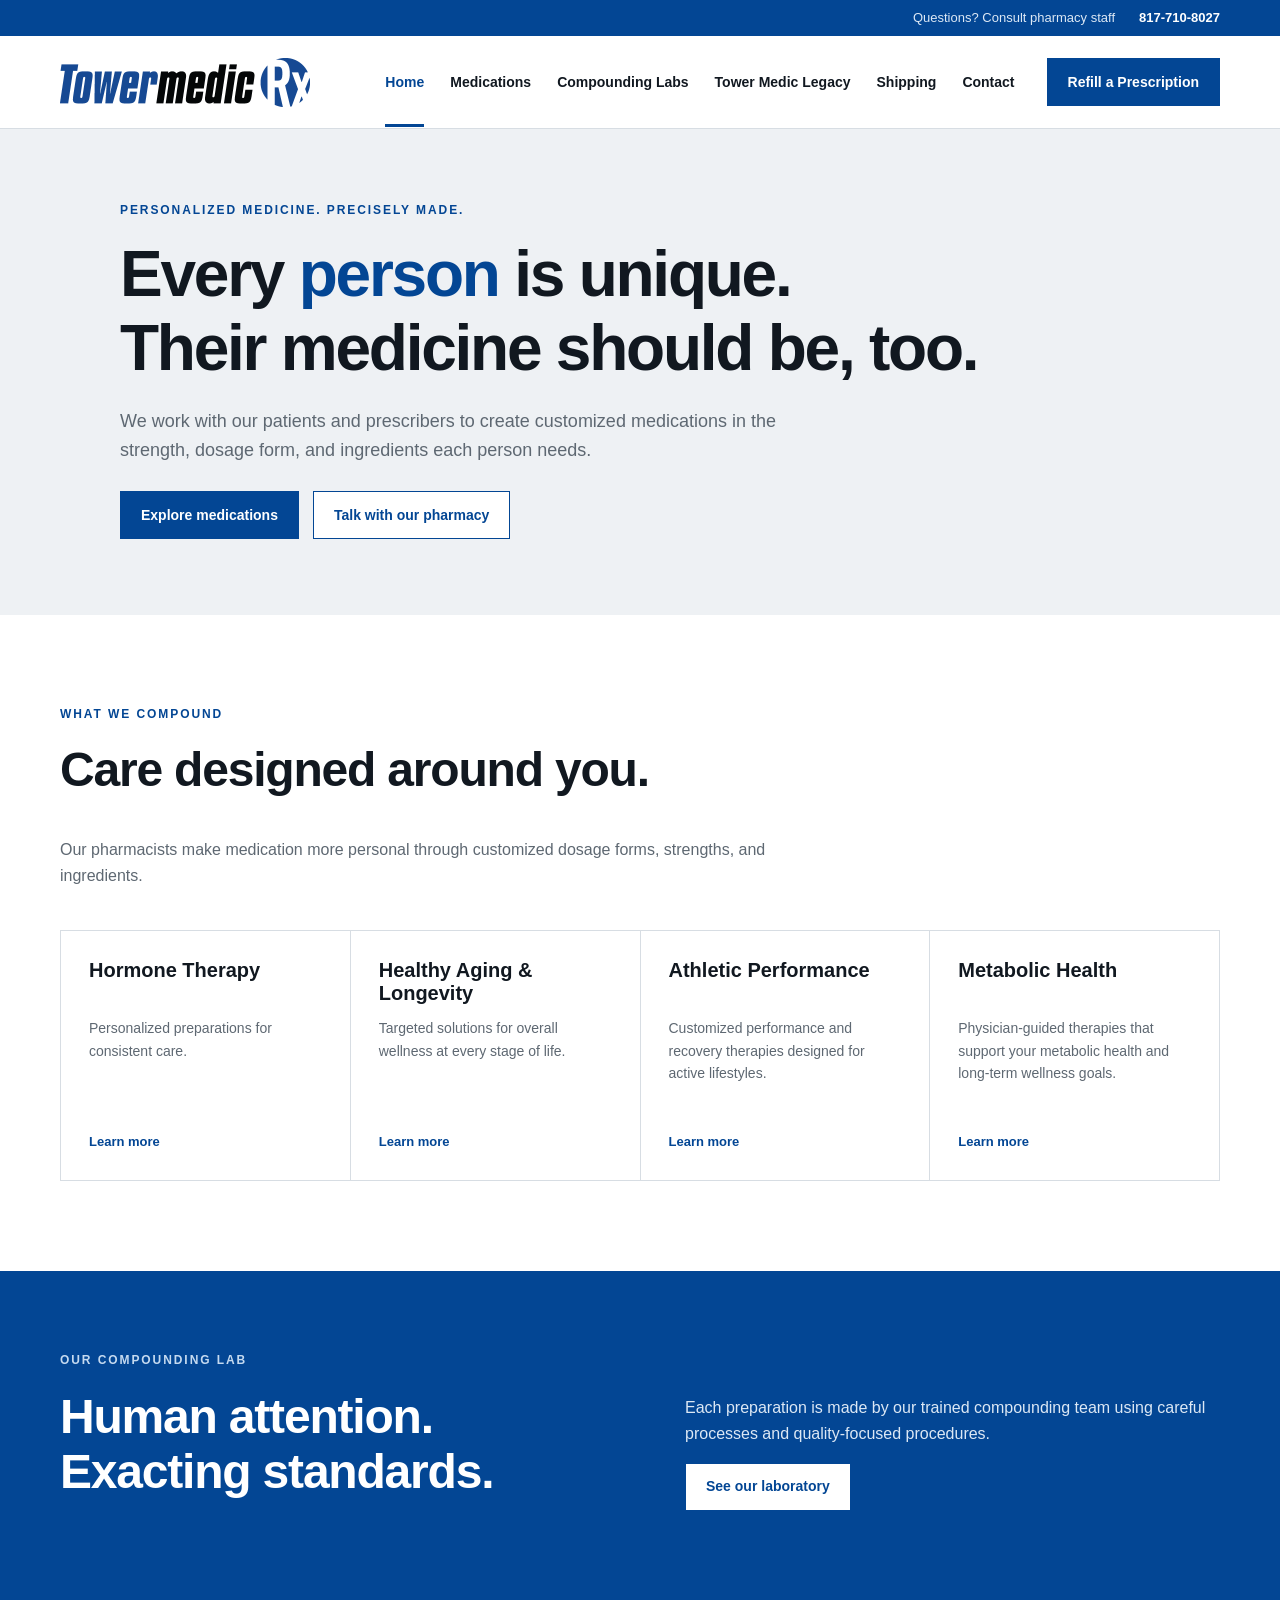
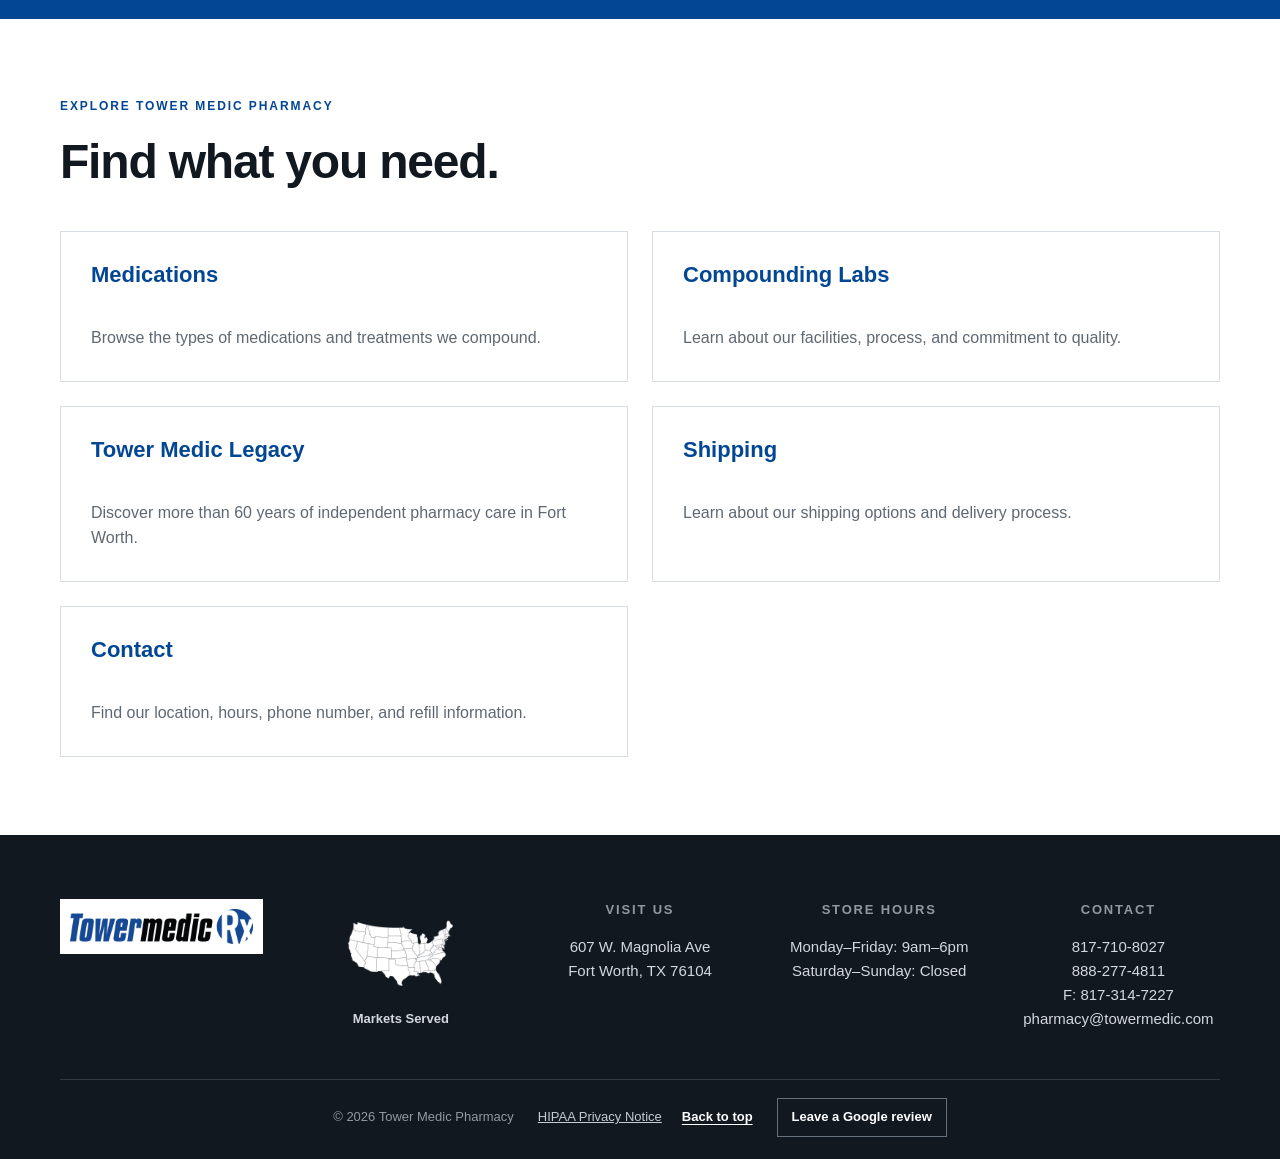
<file: index.html>
<!doctype html>
<html lang="en">
<head>
  <meta charset="utf-8">
  <meta name="viewport" content="width=device-width, initial-scale=1">
  <meta name="description" content="Personalized compounded medications from Tower Medic Pharmacy.">
  <title>Tower Medic Pharmacy</title>
  <link rel="stylesheet" href="./styles.css?v=20260716">
</head>
<body id="top">
  <a class="skip-link" href="#main">Skip to content</a>

  <!-- Header and navigation -->
  <header>
    <div class="utility-bar">
      <div class="shell utility-inner">
        <p>Questions? Consult pharmacy staff</p>
        <a href="tel:+18177108027">817-710-8027</a>
      </div>
    </div>

    <div class="shell masthead">
      <!-- Clicking the logo always returns visitors to the homepage. -->
      <a class="brand" href="index.html" aria-label="Tower Medic Pharmacy home">
        <img class="brand-logo" src="images/Tower_Medic_Logo_Hori_RGB-1.png" alt="Tower Medic Pharmacy">
      </a>

      <button class="menu-toggle" type="button" aria-label="Open navigation" aria-expanded="false">
        <span></span><span></span><span></span>
      </button>

      <!-- Each navigation link opens a separate HTML page. -->
      <nav class="main-nav" aria-label="Main navigation">
        <a class="active" href="index.html">Home</a>
        <a href="medications.html">Medications</a>
        <a href="lab.html">Compounding Labs</a>
        <a href="history.html">Tower Medic Legacy</a>
        <a href="shipping.html">Shipping</a>
        <a href="contact.html">Contact</a>
      </nav>

      <a class="button refill" href="https://4520513.winrxrefill.com/">Refill a Prescription</a>
    </div>
  </header>

  <main id="main">
    <!-- Welcome -->
    <section class="hero">
      <div class="shell hero-copy">
        <p class="eyebrow">Personalized medicine. Precisely made.</p>
        <h1>Every <em>person</em> is unique.<br>Their medicine should be, too.</br></h1>
        <p class="hero-lede">We work with our patients and prescribers to create customized medications in the strength, dosage form, and ingredients each person needs.</p>
        <div class="hero-actions">
          <a class="button button-primary" href="medications.html">Explore medications</a>
          <a class="button button-secondary" href="contact.html">Talk with our pharmacy</a>
        </div>
      </div>
    </section>

    <!-- Pharmacy overview -->
    <section class="services">
      <div class="shell">
        <div class="section-heading">
          <p class="eyebrow">What we compound</p>
          <h2>Care designed around you.</h2>
          <p>Our pharmacists make medication more personal through customized dosage forms, strengths, and ingredients.</p>
        </div>

        <div class="service-grid">
          <a class="service-card" href="medications.html"><h3>Hormone Therapy</h3><p>Personalized preparations for consistent care.</p><b>Learn more</b></a>
          <a class="service-card" href="medications.html"><h3>Healthy Aging & Longevity</h3><p>Targeted solutions for overall wellness at every stage of life.</p><b>Learn more</b></a>
          <a class="service-card" href="medications.html"><h3>Athletic Performance</h3><p>Customized performance and recovery therapies designed for active lifestyles.</p><b>Learn more</b></a>
          <a class="service-card" href="medications.html"><h3>Metabolic Health</h3><p>Physician-guided therapies that support your metabolic health and long-term wellness goals.</p><b>Learn more</b></a>
        </div>
      </div>
    </section>

    <!-- Laboratory introduction -->
    <section class="facility">
      <div class="shell facility-grid">
        <div><p class="eyebrow">Our compounding lab</p><h2>Human attention. Exacting standards.</h2></div>
        <div><p>Each preparation is made by our trained compounding team using careful processes and quality-focused procedures.</p><a class="button button-secondary" href="lab.html">See our laboratory</a></div>
      </div>
    </section>

    <!-- Site guide -->
    <section class="page-section site-guide">
      <div class="shell">
        <div class="section-heading"><p class="eyebrow">Explore Tower Medic Pharmacy</p><h2>Find what you need.</h2></div>
        <div class="content-grid">
          <a class="info-card" href="medications.html"><h3>Medications</h3><p>Browse the types of medications and treatments we compound.</p></a>
          <a class="info-card" href="lab.html"><h3>Compounding Labs</h3><p>Learn about our facilities, process, and commitment to quality.</p></a>
          <a class="info-card" href="history.html"><h3>Tower Medic Legacy</h3><p>Discover more than 60 years of independent pharmacy care in Fort Worth.</p></a>
          <a class="info-card" href="shipping.html"><h3>Shipping</h3><p>Learn about our shipping options and delivery process.</p></a>
          <a class="info-card" href="contact.html"><h3>Contact</h3><p>Find our location, hours, phone number, and refill information.</p></a>
        </div>
      </div>
    </section>
  </main>

  <footer>
    <div class="shell footer-grid">
      <div><a href="index.html" aria-label="Return to Tower Medic Pharmacy home"><img class="footer-logo" src="images/Tower_Medic_Logo_Hori_RGB-1.png" alt="Tower Medic Pharmacy"></a></div>
      <div><a class="footer-markets" href="shipping.html"><img src="images/US Map.png" alt=""><span>Markets Served</span></a></div>
      <div><h3>Visit us</h3><address>607 W. Magnolia Ave<br>Fort Worth, TX 76104</address></div>
      <div><h3>Store hours</h3><p>Monday–Friday: 9am–6pm<br>Saturday–Sunday: Closed</p></div>
      <div><h3>Contact</h3><p><a href="tel:+18177108027">817-710-8027</a><br><a href="tel:+18882774811">888-277-4811</a><br>F: 817-314-7227<br><a href="mailto:pharmacy@towermedic.com">pharmacy@towermedic.com</a></p></div>
    </div>
    <div class="shell footer-bottom"><p>© 2026 Tower Medic Pharmacy</p><div><a class="privacy-link" href="privacy.html">HIPAA Privacy Notice</a><a class="back-to-top" href="#top">Back to top</a></div></div>
  </footer>

  <script src="script.js"></script>
</body>
</html>
</file>
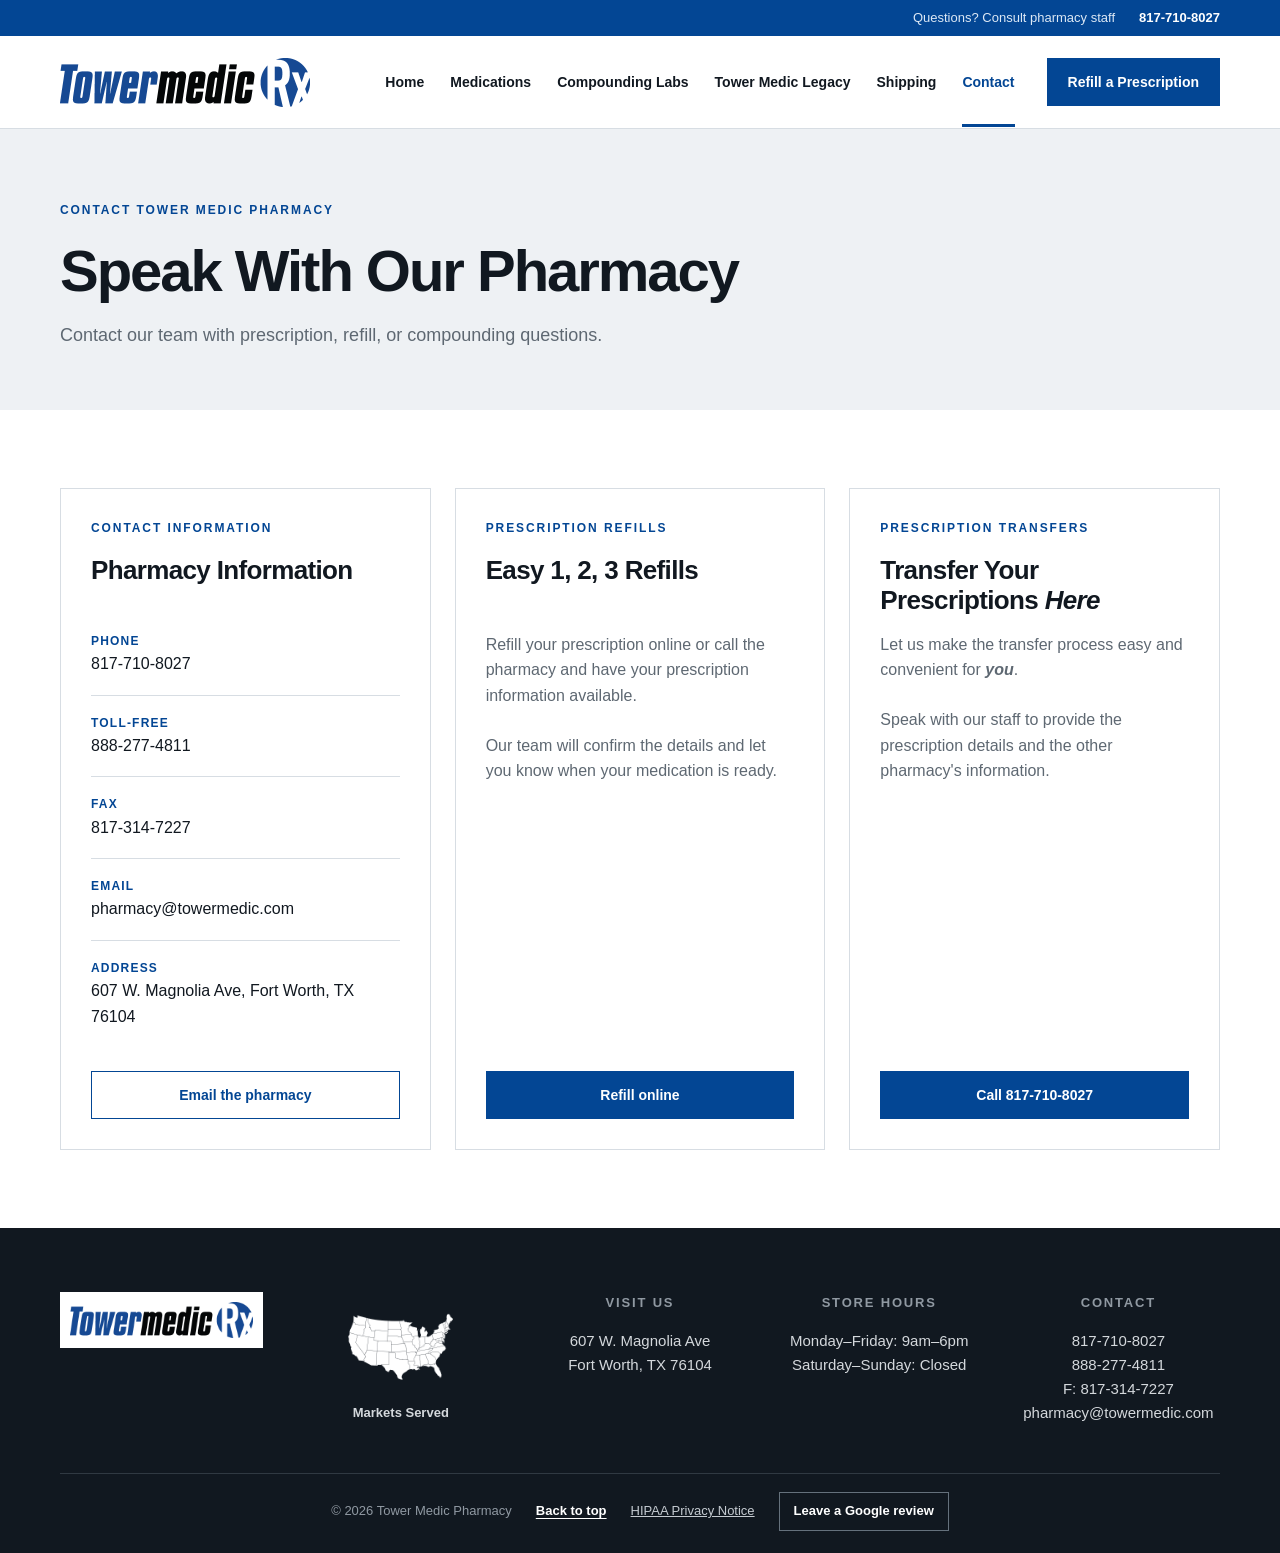
<file: contact.html>
<!doctype html>
<html lang="en">
  <head>
    <meta charset="utf-8">
    <meta name="viewport" content="width=device-width,initial-scale=1">
    <title>
      Contact | Tower Medic Pharmacy
    </title>
    <link rel="stylesheet" href="./styles.css?v=20260716">
  </head>
  <body id="top">
    <a class="skip-link" href="#main">
      Skip to content
    </a>
    <header>
    <div class="utility-bar"><div class="shell utility-inner"><p>Questions? Consult pharmacy staff</p><a href="tel:+18177108027">817-710-8027</a></div></div>
    <div class="shell masthead">
      <a class="brand" href="index.html" aria-label="Tower Medic Pharmacy home"><img class="brand-logo" src="images/Tower_Medic_Logo_Hori_RGB-1.png" alt="Tower Medic Pharmacy"></a>
      <button class="menu-toggle" type="button" aria-label="Open navigation" aria-expanded="false">
        <span></span><span></span><span></span>
      </button>
      <nav class="main-nav" aria-label="Main navigation">
        <a href="index.html">Home</a>
        <a href="medications.html">Medications</a>
        <a href="lab.html">Compounding Labs</a>
        <a href="history.html">Tower Medic Legacy</a>
        <a href="shipping.html">Shipping</a>
        <a class="active" href="contact.html">Contact</a>
      </nav>
      <a class="button refill" href="https://4520513.winrxrefill.com/">Refill a Prescription</a>
    </div>
  </header>
    <main id="main">
      <section class="page-hero">
        <div class="shell">
          <p class="eyebrow">
            Contact Tower Medic Pharmacy
          </p>
          <h1>
            Speak With Our Pharmacy
          </h1>
          <p>
            Contact our team with prescription, refill, or compounding questions.
          </p>
        </div>
      </section>
      <section class="page-section">
        <div class="shell contact-grid">
          <article class="contact-card">
            <p class="eyebrow">
              Contact information
            </p>
            <h2>
              Pharmacy Information
            </h2>
            <ul class="contact-list">
              <li>
                <strong>
                  Phone
                </strong>
                <a href="tel:+18177108027">
                  817-710-8027
                </a>
              </li>
              <li>
                <strong>
                  Toll-free
                </strong>
                <a href="tel:+18882774811">
                  888-277-4811
                </a>
              </li>
              <li>
                <strong>
                  Fax
                </strong>
                817-314-7227
              </li>
              <li>
                <strong>
                  Email
                </strong>
                <a href="mailto:pharmacy@towermedic.com">
                  pharmacy@towermedic.com
                </a>
              </li>
              <li>
                <strong>
                  Address
                </strong>
                607 W. Magnolia Ave, Fort Worth, TX 76104
              </li>
            </ul>
            <a class="button button-secondary contact-card-action" href="mailto:pharmacy@towermedic.com">
              Email the pharmacy
            </a>
          </article>
          <article class="contact-card" id="refill">
            <p class="eyebrow">
              Prescription refills
            </p>
            <h2>
              Easy 1, 2, 3 Refills
            </h2>
            <p>
              Refill your prescription online or call the pharmacy and have your prescription information available.
            </p>
            <p>
              Our team will confirm the details and let you know when your medication is ready.
            </p>
            <a class="button button-primary contact-card-action" href="https://4520513.winrxrefill.com/">Refill online</a>
          </article>
          <article class="contact-card" id="transfer">
            <p class="eyebrow">
              Prescription transfers
            </p>
            <h2>
              Transfer Your Prescriptions <i>Here</i>
            </h2>
            <p>
              Let us make the transfer process easy and convenient for <i><strong>you</strong></i>.
            </p>
            <p>
              Speak with our staff to provide the prescription details and the other pharmacy's information.
            </p>
            <a class="button button-primary contact-card-action" href="tel:+18177108027">
              Call 817-710-8027
            </a>
          </article>
        </div>
      </section>
    </main>
    <footer>
      <div class="shell footer-grid">
        <div>
          <img class="footer-logo" src="images/Tower_Medic_Logo_Hori_RGB-1.png" alt="Tower Medic Pharmacy">
        </div>
        <div>
          <a class="footer-markets" href="shipping.html"><img src="images/US Map.png" alt=""><span>Markets Served</span></a>
        </div>
        <div>
          <h3>
            Visit us
          </h3>
          <address>
              607 W. Magnolia Ave
            <br>
              Fort Worth, TX 76104
          </address>
        </div>
        <div>
          <h3>
            Store hours
          </h3>
          <p>
              Monday–Friday: 9am–6pm
            <br>
              Saturday–Sunday: Closed
          </p>
        </div>
        <div>
          <h3>
            Contact
          </h3>
          <p>
            <a href="tel:+18177108027">
              817-710-8027
            </a>
            <br>
            <a href="tel:+18882774811">
              888-277-4811
            </a>
            <br>
              F: 817-314-7227
            <br>
            <a href="mailto:pharmacy@towermedic.com">
              pharmacy@towermedic.com
            </a>
          </p>
        </div>
      </div>
      <div class="shell footer-bottom">
        <p>
          © 2026 Tower Medic Pharmacy
        </p>
        <a class="back-to-top" href="#top">Back to top</a>
      </div>
    </footer>
    <script src="script.js">
    </script>
  </body>
</html>
</file>
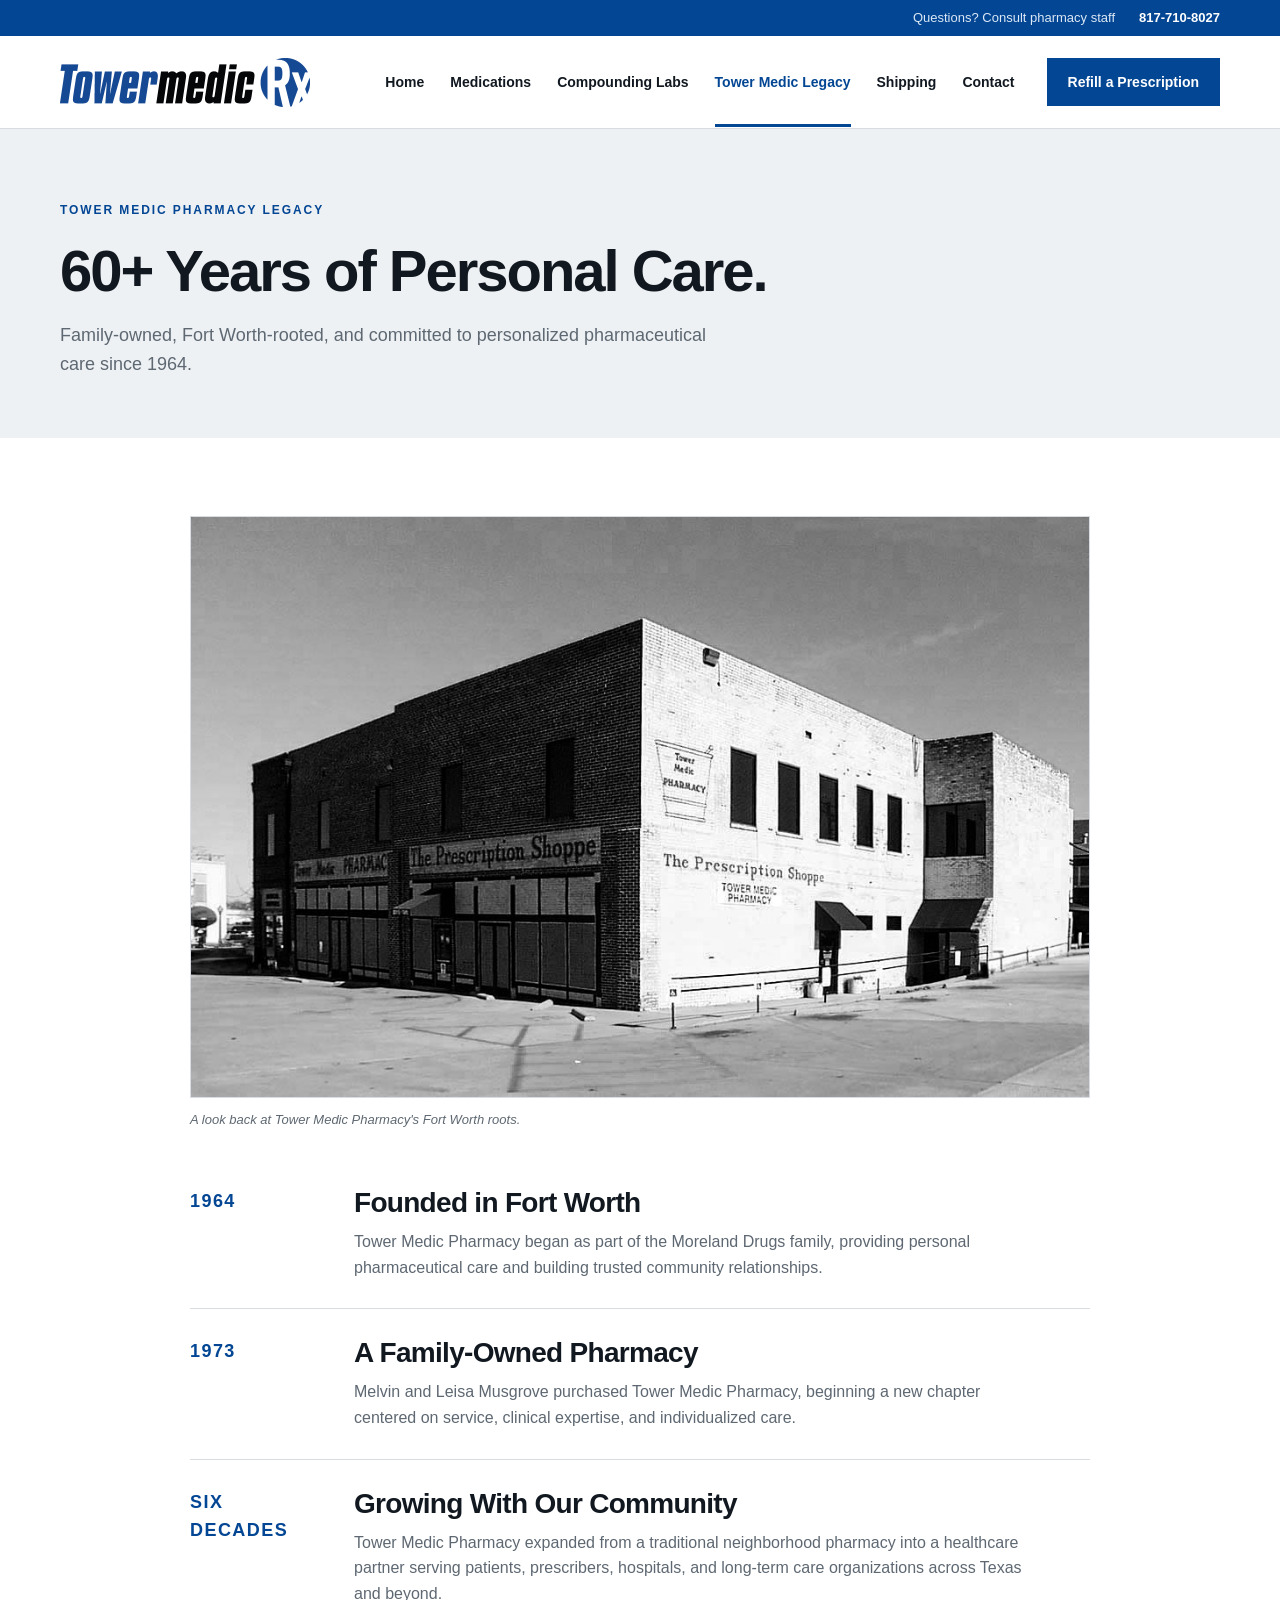
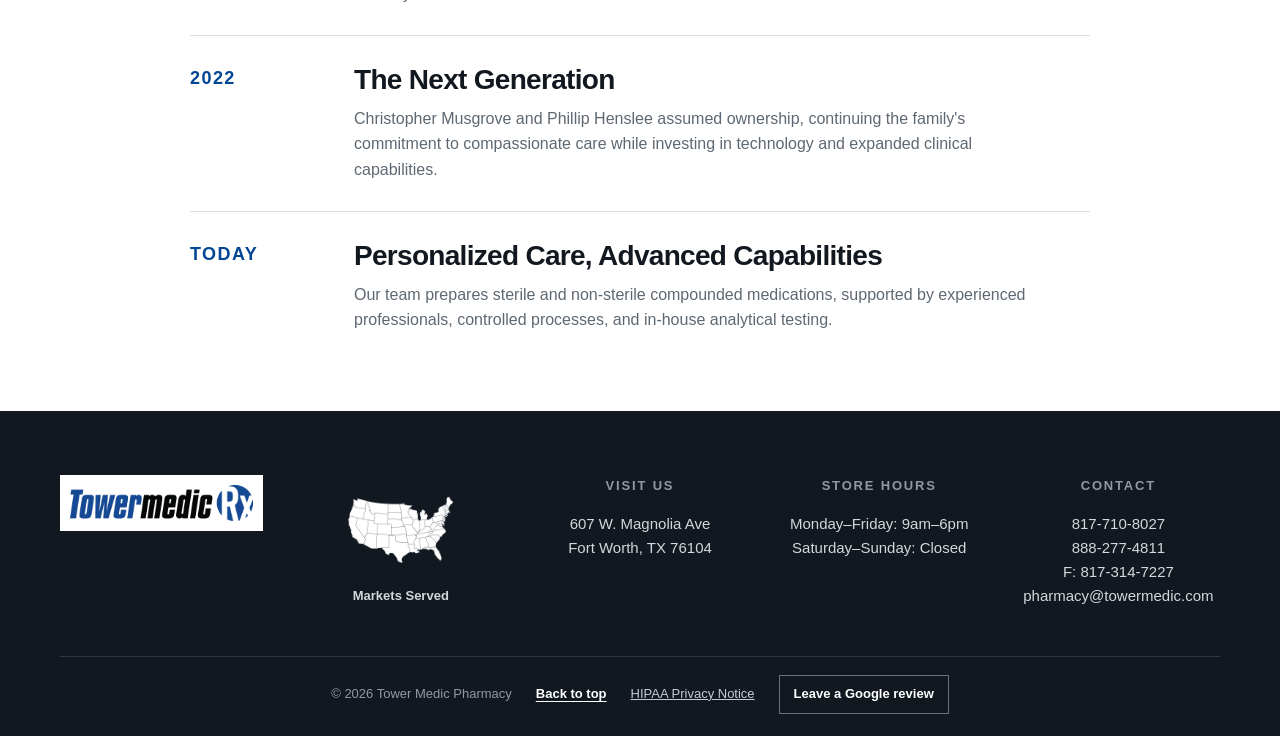
<file: history.html>
<!doctype html>
<html lang="en">
  <head>
    <meta charset="utf-8">
    <meta name="viewport" content="width=device-width,initial-scale=1">
    <meta name="description" content="Explore Tower Medic Pharmacy's history of personalized pharmaceutical care in Fort Worth since 1964.">
    <title>
      Tower Medic Legacy | Tower Medic Pharmacy
    </title>
    <link rel="stylesheet" href="./styles.css?v=20260716">
  </head>
  <body id="top">
    <a class="skip-link" href="#main">
      Skip to content
    </a>
    <header>
    <div class="utility-bar"><div class="shell utility-inner"><p>Questions? Consult pharmacy staff</p><a href="tel:+18177108027">817-710-8027</a></div></div>
    <div class="shell masthead">
      <a class="brand" href="index.html" aria-label="Tower Medic Pharmacy home"><img class="brand-logo" src="images/Tower_Medic_Logo_Hori_RGB-1.png" alt="Tower Medic Pharmacy"></a>
      <button class="menu-toggle" type="button" aria-label="Open navigation" aria-expanded="false">
        <span></span><span></span><span></span>
      </button>
      <nav class="main-nav" aria-label="Main navigation">
        <a href="index.html">Home</a>
        <a href="medications.html">Medications</a>
        <a href="lab.html">Compounding Labs</a>
        <a class="active" href="history.html">Tower Medic Legacy</a>
        <a href="shipping.html">Shipping</a>
        <a href="contact.html">Contact</a>
      </nav>
      <a class="button refill" href="https://4520513.winrxrefill.com/">Refill a Prescription</a>
    </div>
  </header>
    <main id="main">
      <section class="page-hero">
        <div class="shell">
          <p class="eyebrow">
            Tower Medic Pharmacy legacy
          </p>
          <h1>
            60+ Years of Personal Care.
          </h1>
          <p>
            Family-owned, Fort Worth-rooted, and committed to personalized pharmaceutical care since 1964.
          </p>
        </div>
      </section>
      <section class="page-section">
        <figure class="shell legacy-photo">
          <img src="images/b&amp;wpharmacyphoto.jpg" alt="Historic black-and-white photograph of the Tower Medic Pharmacy storefront" width="1024" height="661">
          <figcaption>A look back at Tower Medic Pharmacy's Fort Worth roots.</figcaption>
        </figure>
        <div class="shell legacy-timeline">
          <article class="legacy-milestone">
            <p class="legacy-date">1964</p>
            <div><h2>Founded in Fort Worth</h2><p>Tower Medic Pharmacy began as part of the Moreland Drugs family, providing personal pharmaceutical care and building trusted community relationships.</p></div>
          </article>
          <article class="legacy-milestone">
            <p class="legacy-date">1973</p>
            <div><h2>A Family-Owned Pharmacy</h2><p>Melvin and Leisa Musgrove purchased Tower Medic Pharmacy, beginning a new chapter centered on service, clinical expertise, and individualized care.</p></div>
          </article>
          <article class="legacy-milestone">
            <p class="legacy-date">Six decades</p>
            <div><h2>Growing With Our Community</h2><p>Tower Medic Pharmacy expanded from a traditional neighborhood pharmacy into a healthcare partner serving patients, prescribers, hospitals, and long-term care organizations across Texas and beyond.</p></div>
          </article>
          <article class="legacy-milestone">
            <p class="legacy-date">2022</p>
            <div><h2>The Next Generation</h2><p>Christopher Musgrove and Phillip Henslee assumed ownership, continuing the family's commitment to compassionate care while investing in technology and expanded clinical capabilities.</p></div>
          </article>
          <article class="legacy-milestone">
            <p class="legacy-date">Today</p>
            <div><h2>Personalized Care, Advanced Capabilities</h2><p>Our team prepares sterile and non-sterile compounded medications, supported by experienced professionals, controlled processes, and in-house analytical testing.</p></div>
          </article>
        </div>
      </section>
    </main>
    <footer>
      <div class="shell footer-grid">
        <div>
          <img class="footer-logo" src="images/Tower_Medic_Logo_Hori_RGB-1.png" alt="Tower Medic Pharmacy">
        </div>
        <div>
          <a class="footer-markets" href="shipping.html"><img src="images/US Map.png" alt=""><span>Markets Served</span></a>
        </div>
        <div>
          <h3>
            Visit us
          </h3>
          <address>
            607 W. Magnolia Ave
            <br>
            Fort Worth, TX 76104
          </address>
        </div>
        <div>
          <h3>
            Store hours
          </h3>
          <p>
            Monday–Friday: 9am–6pm
            <br>
            Saturday–Sunday: Closed
          </p>
        </div>
        <div>
          <h3>
            Contact
          </h3>
          <p>
            <a href="tel:+18177108027">
              817-710-8027
            </a>
            <br>
            <a href="tel:+18882774811">
              888-277-4811
            </a>
            <br>
            F: 817-314-7227
            <br>
            <a href="mailto:pharmacy@towermedic.com">
              pharmacy@towermedic.com
            </a>
          </p>
        </div>
      </div>
      <div class="shell footer-bottom">
        <p>
          © 2026 Tower Medic Pharmacy
        </p>
        <a class="back-to-top" href="#top">Back to top</a>
      </div>
    </footer>
    <script src="script.js">
    </script>
  </body>
</html>
</file>
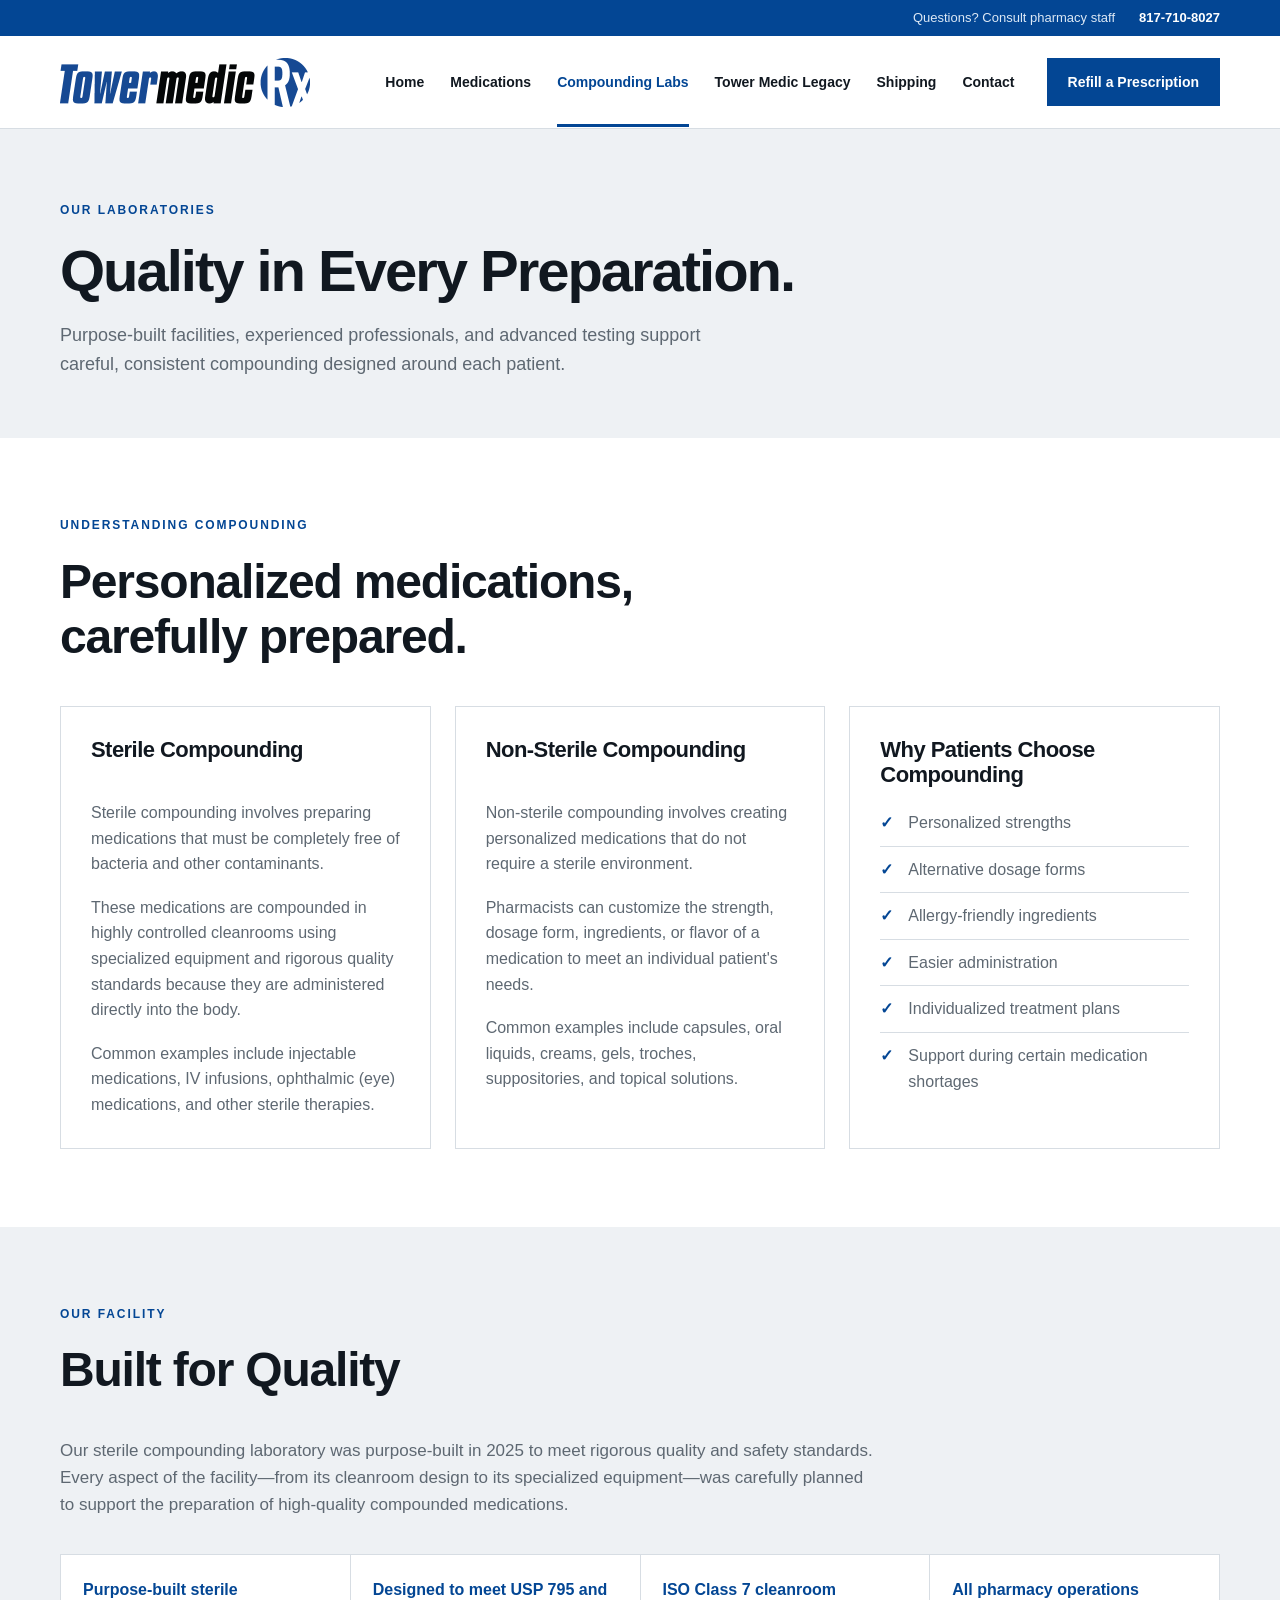
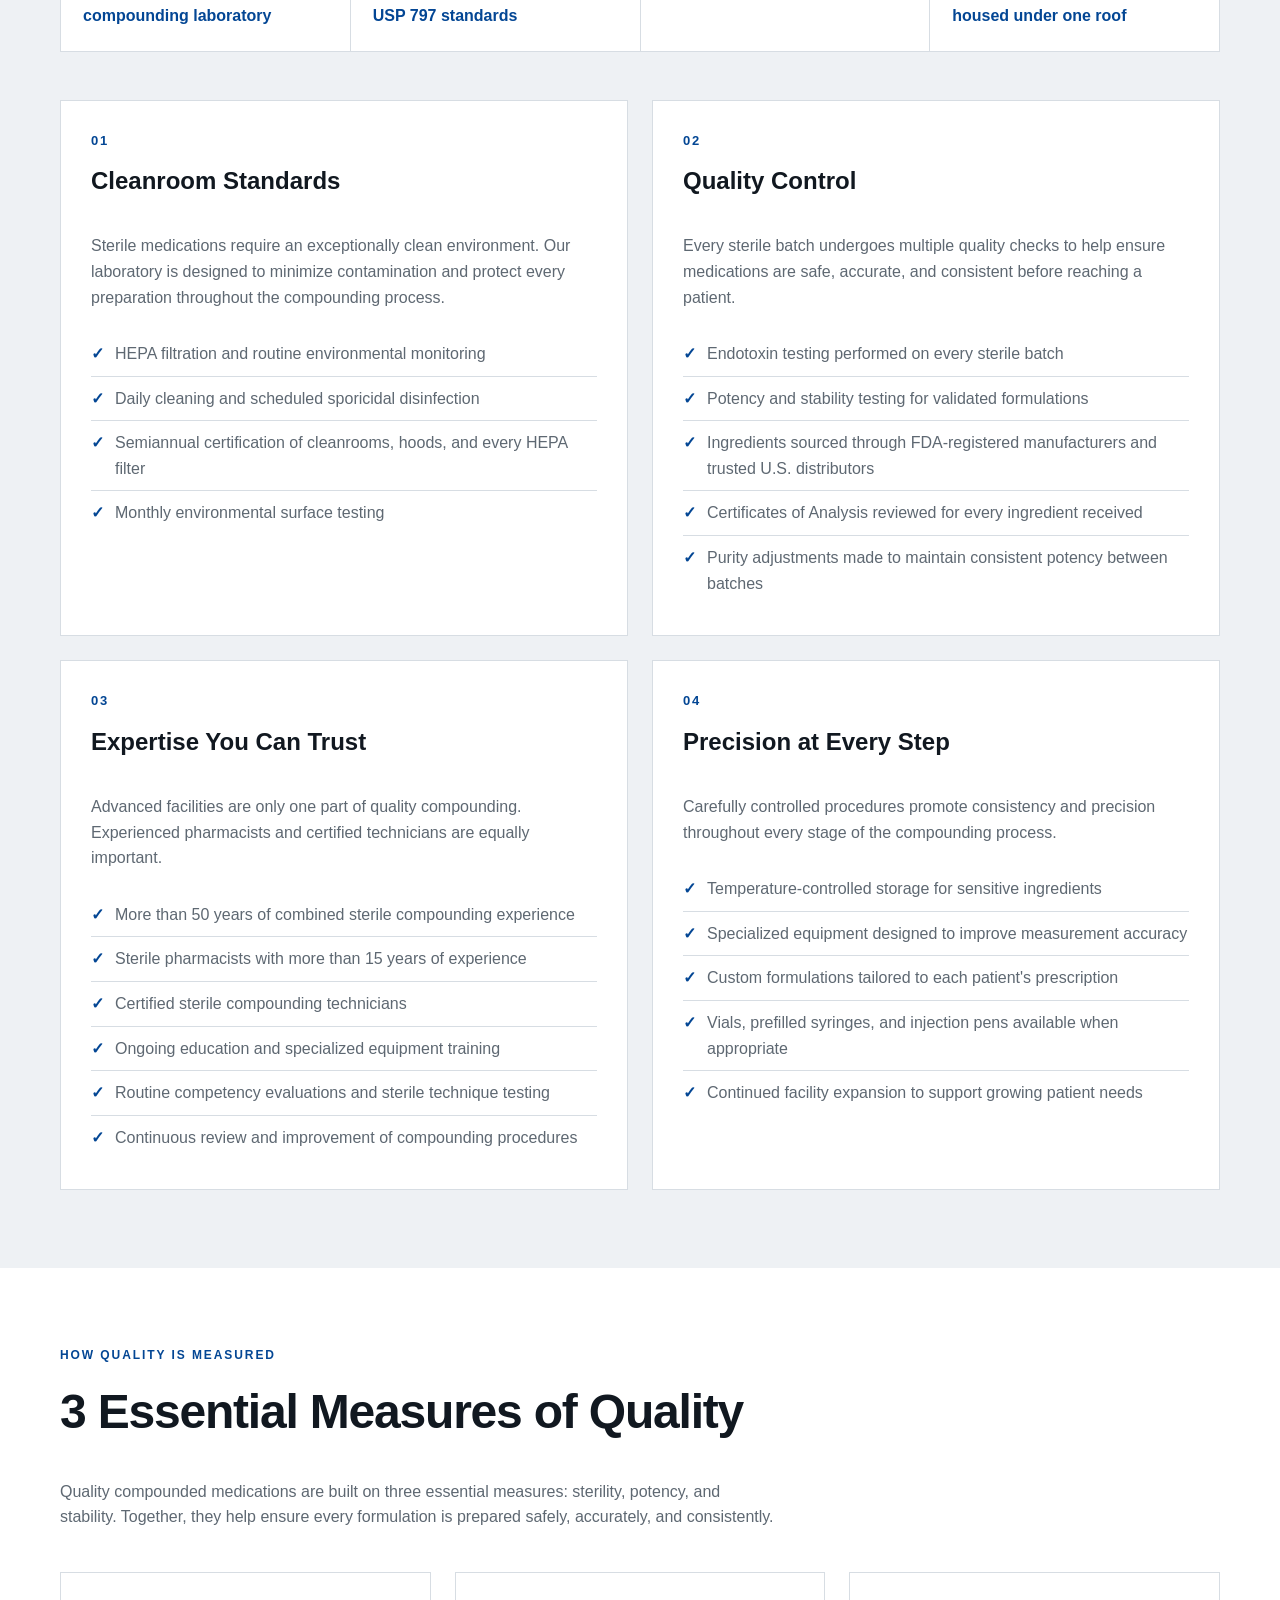
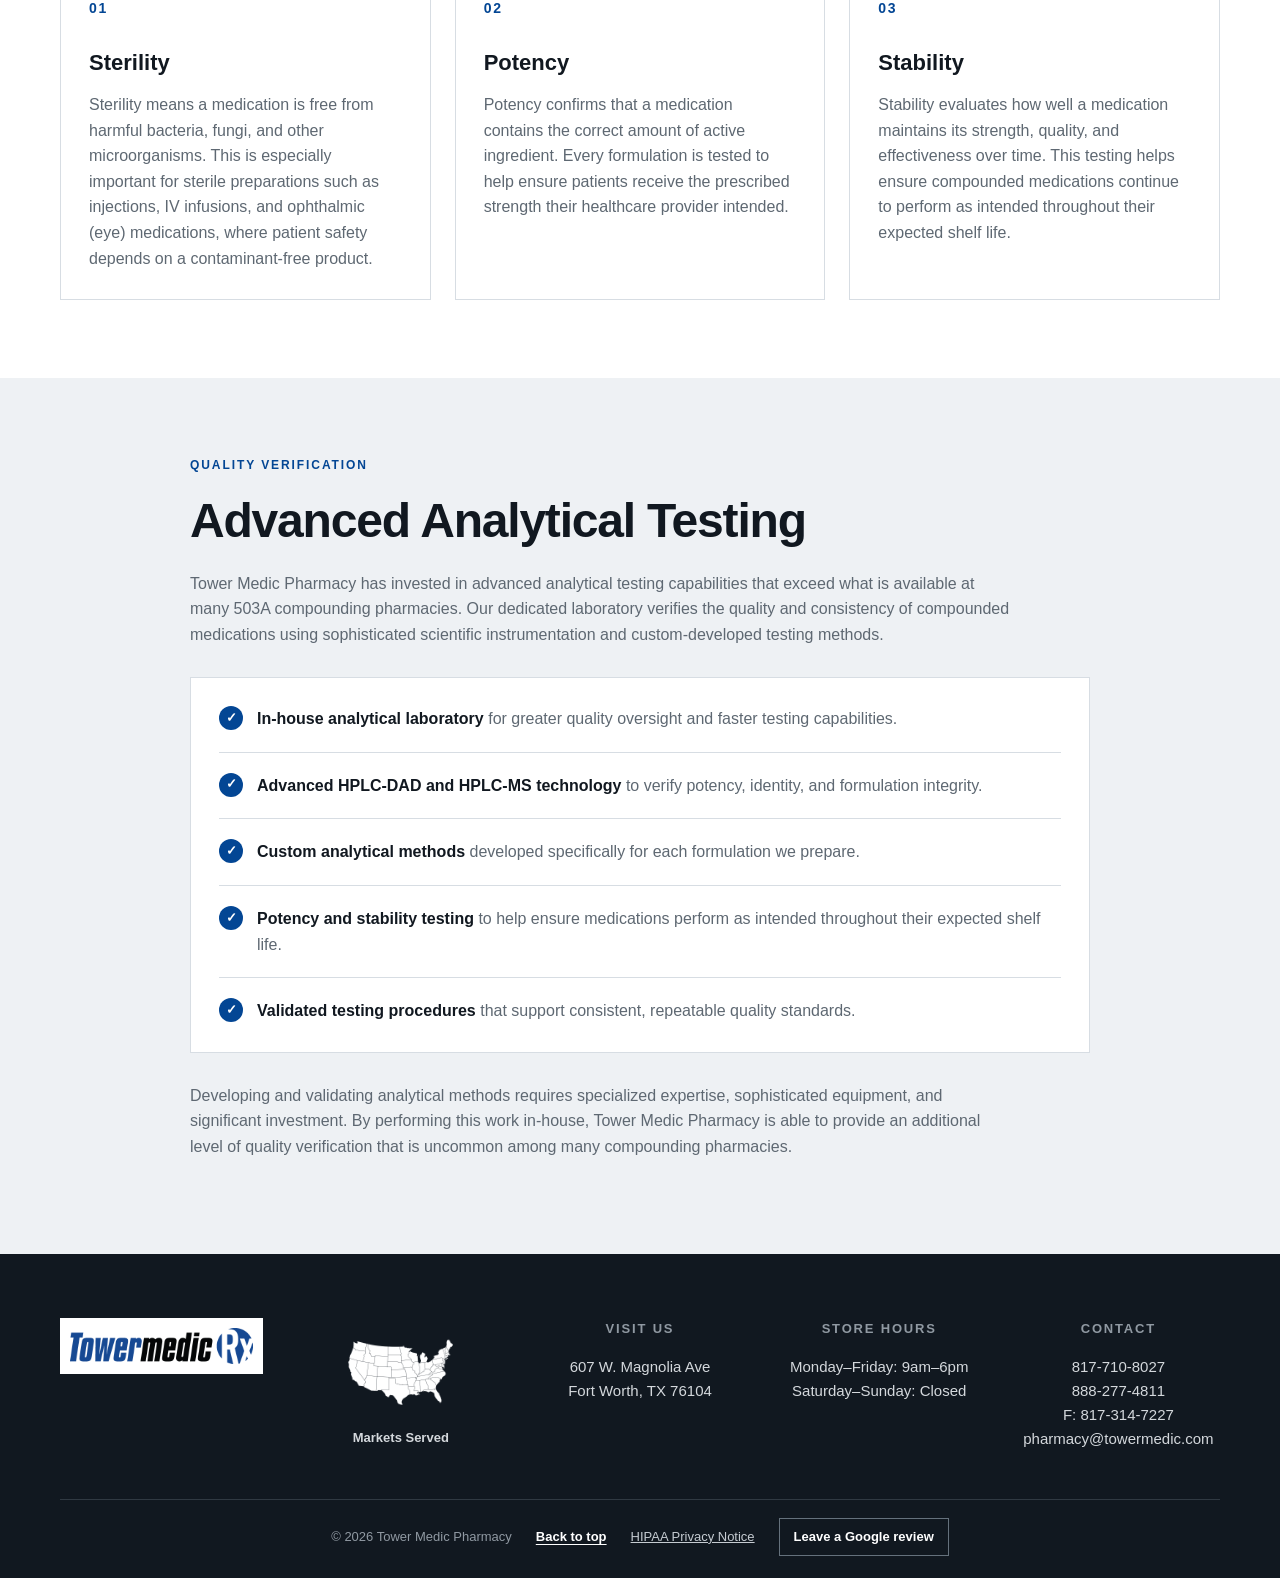
<file: lab.html>
<!doctype html>
<html lang="en">
  <head>
    <meta charset="utf-8">
    <meta name="viewport" content="width=device-width,initial-scale=1">
    <title>
      Our Lab | Tower Medic Pharmacy
    </title>
    <link rel="stylesheet" href="./styles.css?v=20260716">
  </head>
  <body id="top">
    <a class="skip-link" href="#main">
      Skip to content
    </a>
    <header>
    <div class="utility-bar"><div class="shell utility-inner"><p>Questions? Consult pharmacy staff</p><a href="tel:+18177108027">817-710-8027</a></div></div>
    <div class="shell masthead">
      <a class="brand" href="index.html" aria-label="Tower Medic Pharmacy home"><img class="brand-logo" src="images/Tower_Medic_Logo_Hori_RGB-1.png" alt="Tower Medic Pharmacy"></a>
      <button class="menu-toggle" type="button" aria-label="Open navigation" aria-expanded="false">
        <span></span><span></span><span></span>
      </button>
      <nav class="main-nav" aria-label="Main navigation">
        <a href="index.html">Home</a>
        <a href="medications.html">Medications</a>
        <a class="active" href="lab.html">Compounding Labs</a>
        <a href="history.html">Tower Medic Legacy</a>
        <a href="shipping.html">Shipping</a>
        <a href="contact.html">Contact</a>
      </nav>
      <a class="button refill" href="https://4520513.winrxrefill.com/">Refill a Prescription</a>
    </div>
  </header>
    <main id="main">
      <section class="page-hero">
        <div class="shell">
          <p class="eyebrow">
            Our laboratories
          </p>
          <h1>
            Quality in Every Preparation.
          </h1>
          <p>
            Purpose-built facilities, experienced professionals, and advanced testing support careful, consistent compounding designed around each patient.
          </p>
        </div>
      </section>
      <section class="page-section">
        <div class="shell">
          <div class="section-heading">
            <p class="eyebrow">
              Understanding compounding
            </p>
            <h2>
              Personalized medications, carefully prepared.
            </h2>
          </div>
          <div class="compounding-overview">
            <article class="info-card">
              <h2>Sterile Compounding</h2>
              <p>
                Sterile compounding involves preparing medications that must be completely free of bacteria and other contaminants.
              </p>
              <p>
                These medications are compounded in highly controlled cleanrooms using specialized equipment and rigorous quality standards because they are administered directly into the body.
              </p>

              <p>
                Common examples include injectable medications, IV infusions, ophthalmic (eye) medications, and other sterile therapies.
              </p>
            </article>
            <article class="info-card">
              <h2>Non-Sterile Compounding</h2>
              <p>
                Non-sterile compounding involves creating personalized medications that do not require a sterile environment.
              </p>
              <p>
                Pharmacists can customize the strength, dosage form, ingredients, or flavor of a medication to meet an individual patient's needs.
              </p>
              <p>
                Common examples include capsules, oral liquids, creams, gels, troches, suppositories, and topical solutions.
              </p>
            </article>
            <article class="info-card">
              <h2>Why Patients Choose Compounding</h2>
              <ul class="compounding-benefits">
                <li>Personalized strengths</li>
                <li>Alternative dosage forms</li>
                <li>Allergy-friendly ingredients</li>
                <li>Easier administration</li>
                <li>Individualized treatment plans</li>
                <li>Support during certain medication shortages</li>
              </ul>
            </article>
          </div>
        </div>
      </section>
      <section class="page-section lab-overview">
        <div class="shell">
          <div class="lab-overview-heading">
            <p class="eyebrow">Our facility</p>
            <h2>Built for Quality</h2>
            <p>
              Our sterile compounding laboratory was purpose-built in 2025 to meet rigorous quality and safety standards. Every aspect of the facility—from its cleanroom design to its specialized equipment—was carefully planned to support the preparation of high-quality compounded medications.
            </p>
          </div>
          <ul class="lab-facts">
            <li>Purpose-built sterile compounding laboratory</li>
            <li>Designed to meet USP 795 and USP 797 standards</li>
            <li>ISO Class 7 cleanroom</li>
            <li>All pharmacy operations housed under one roof</li>
          </ul>
          <div class="lab-detail-grid">
            <article class="lab-detail">
              <p class="lab-detail-number">01</p>
              <h3>Cleanroom Standards</h3>
              <p>Sterile medications require an exceptionally clean environment. Our laboratory is designed to minimize contamination and protect every preparation throughout the compounding process.</p>
              <ul>
                <li>HEPA filtration and routine environmental monitoring</li>
                <li>Daily cleaning and scheduled sporicidal disinfection</li>
                <li>Semiannual certification of cleanrooms, hoods, and every HEPA filter</li>
                <li>Monthly environmental surface testing</li>
              </ul>
            </article>
            <article class="lab-detail">
              <p class="lab-detail-number">02</p>
              <h3>Quality Control</h3>
              <p>Every sterile batch undergoes multiple quality checks to help ensure medications are safe, accurate, and consistent before reaching a patient.</p>
              <ul>
                <li>Endotoxin testing performed on every sterile batch</li>
                <li>Potency and stability testing for validated formulations</li>
                <li>Ingredients sourced through FDA-registered manufacturers and trusted U.S. distributors</li>
                <li>Certificates of Analysis reviewed for every ingredient received</li>
                <li>Purity adjustments made to maintain consistent potency between batches</li>
              </ul>
            </article>
            <article class="lab-detail">
              <p class="lab-detail-number">03</p>
              <h3>Expertise You Can Trust</h3>
              <p>Advanced facilities are only one part of quality compounding. Experienced pharmacists and certified technicians are equally important.</p>
              <ul>
                <li>More than 50 years of combined sterile compounding experience</li>
                <li>Sterile pharmacists with more than 15 years of experience</li>
                <li>Certified sterile compounding technicians</li>
                <li>Ongoing education and specialized equipment training</li>
                <li>Routine competency evaluations and sterile technique testing</li>
                <li>Continuous review and improvement of compounding procedures</li>
              </ul>
            </article>
            <article class="lab-detail">
              <p class="lab-detail-number">04</p>
              <h3>Precision at Every Step</h3>
              <p>Carefully controlled procedures promote consistency and precision throughout every stage of the compounding process.</p>
              <ul>
                <li>Temperature-controlled storage for sensitive ingredients</li>
                <li>Specialized equipment designed to improve measurement accuracy</li>
                <li>Custom formulations tailored to each patient's prescription</li>
                <li>Vials, prefilled syringes, and injection pens available when appropriate</li>
                <li>Continued facility expansion to support growing patient needs</li>
              </ul>
            </article>
          </div>
        </div>
      </section>
      <section class="page-section quality-pillars">
        <div class="shell">
          <div class="section-heading">
            <p class="eyebrow">How quality is measured</p>
            <h2>3 Essential Measures of Quality</h2>
            <p>
              Quality compounded medications are built on three essential measures: sterility, potency, and stability. Together, they help ensure every formulation is prepared safely, accurately, and consistently.
            </p>
          </div>
          <ol class="quality-pillar-list">
            <li>
              <strong>Sterility</strong>
              <p>Sterility means a medication is free from harmful bacteria, fungi, and other microorganisms. This is especially important for sterile preparations such as injections, IV infusions, and ophthalmic (eye) medications, where patient safety depends on a contaminant-free product.</p>
            </li>
            <li>
              <strong>Potency</strong>
              <p>Potency confirms that a medication contains the correct amount of active ingredient. Every formulation is tested to help ensure patients receive the prescribed strength their healthcare provider intended.</p>
            </li>
            <li>
              <strong>Stability</strong>
              <p>Stability evaluates how well a medication maintains its strength, quality, and effectiveness over time. This testing helps ensure compounded medications continue to perform as intended throughout their expected shelf life.</p>
            </li>
          </ol>
        </div>
      </section>
      <section class="page-section analytical-testing">
        <div class="shell analytical-testing-inner">
          <p class="eyebrow">Quality verification</p>
          <h2>Advanced Analytical Testing</h2>
          <p>
            Tower Medic Pharmacy has invested in advanced analytical testing capabilities that exceed what is available at many 503A compounding pharmacies. Our dedicated laboratory verifies the quality and consistency of compounded medications using sophisticated scientific instrumentation and custom-developed testing methods.
          </p>
          <ul class="analytical-features">
            <li><strong>In-house analytical laboratory</strong> for greater quality oversight and faster testing capabilities.</li>
            <li><strong>Advanced HPLC-DAD and HPLC-MS technology</strong> to verify potency, identity, and formulation integrity.</li>
            <li><strong>Custom analytical methods</strong> developed specifically for each formulation we prepare.</li>
            <li><strong>Potency and stability testing</strong> to help ensure medications perform as intended throughout their expected shelf life.</li>
            <li><strong>Validated testing procedures</strong> that support consistent, repeatable quality standards.</li>
          </ul>
          <p>
            Developing and validating analytical methods requires specialized expertise, sophisticated equipment, and significant investment. By performing this work in-house, Tower Medic Pharmacy is able to provide an additional level of quality verification that is uncommon among many compounding pharmacies.
          </p>
        </div>
      </section>
    </main>
    <footer>
      <div class="shell footer-grid">
        <div>
          <img class="footer-logo" src="images/Tower_Medic_Logo_Hori_RGB-1.png" alt="Tower Medic Pharmacy">
        </div>
        <div>
          <a class="footer-markets" href="shipping.html"><img src="images/US Map.png" alt=""><span>Markets Served</span></a>
        </div>
        <div>
          <h3>
            Visit us
          </h3>
          <address>
            607 W. Magnolia Ave
            <br>
            Fort Worth, TX 76104
          </address>
        </div>
        <div>
          <h3>
            Store hours
          </h3>
          <p>
            Monday–Friday: 9am–6pm
            <br>
            Saturday–Sunday: Closed
          </p>
        </div>
        <div>
          <h3>
            Contact
          </h3>
          <p>
            <a href="tel:+18177108027">
              817-710-8027
            </a>
            <br>
            <a href="tel:+18882774811">
              888-277-4811
            </a>
            <br>
              F: 817-314-7227
            <br>
            <a href="mailto:pharmacy@towermedic.com">
              pharmacy@towermedic.com
            </a>
          </p>
        </div>
      </div>
      <div class="shell footer-bottom">
        <p>
          © 2026 Tower Medic Pharmacy
        </p>
        <a class="back-to-top" href="#top">Back to top</a>
      </div>
    </footer>
    <script src="script.js">
    </script>
  </body>
</html>
</file>
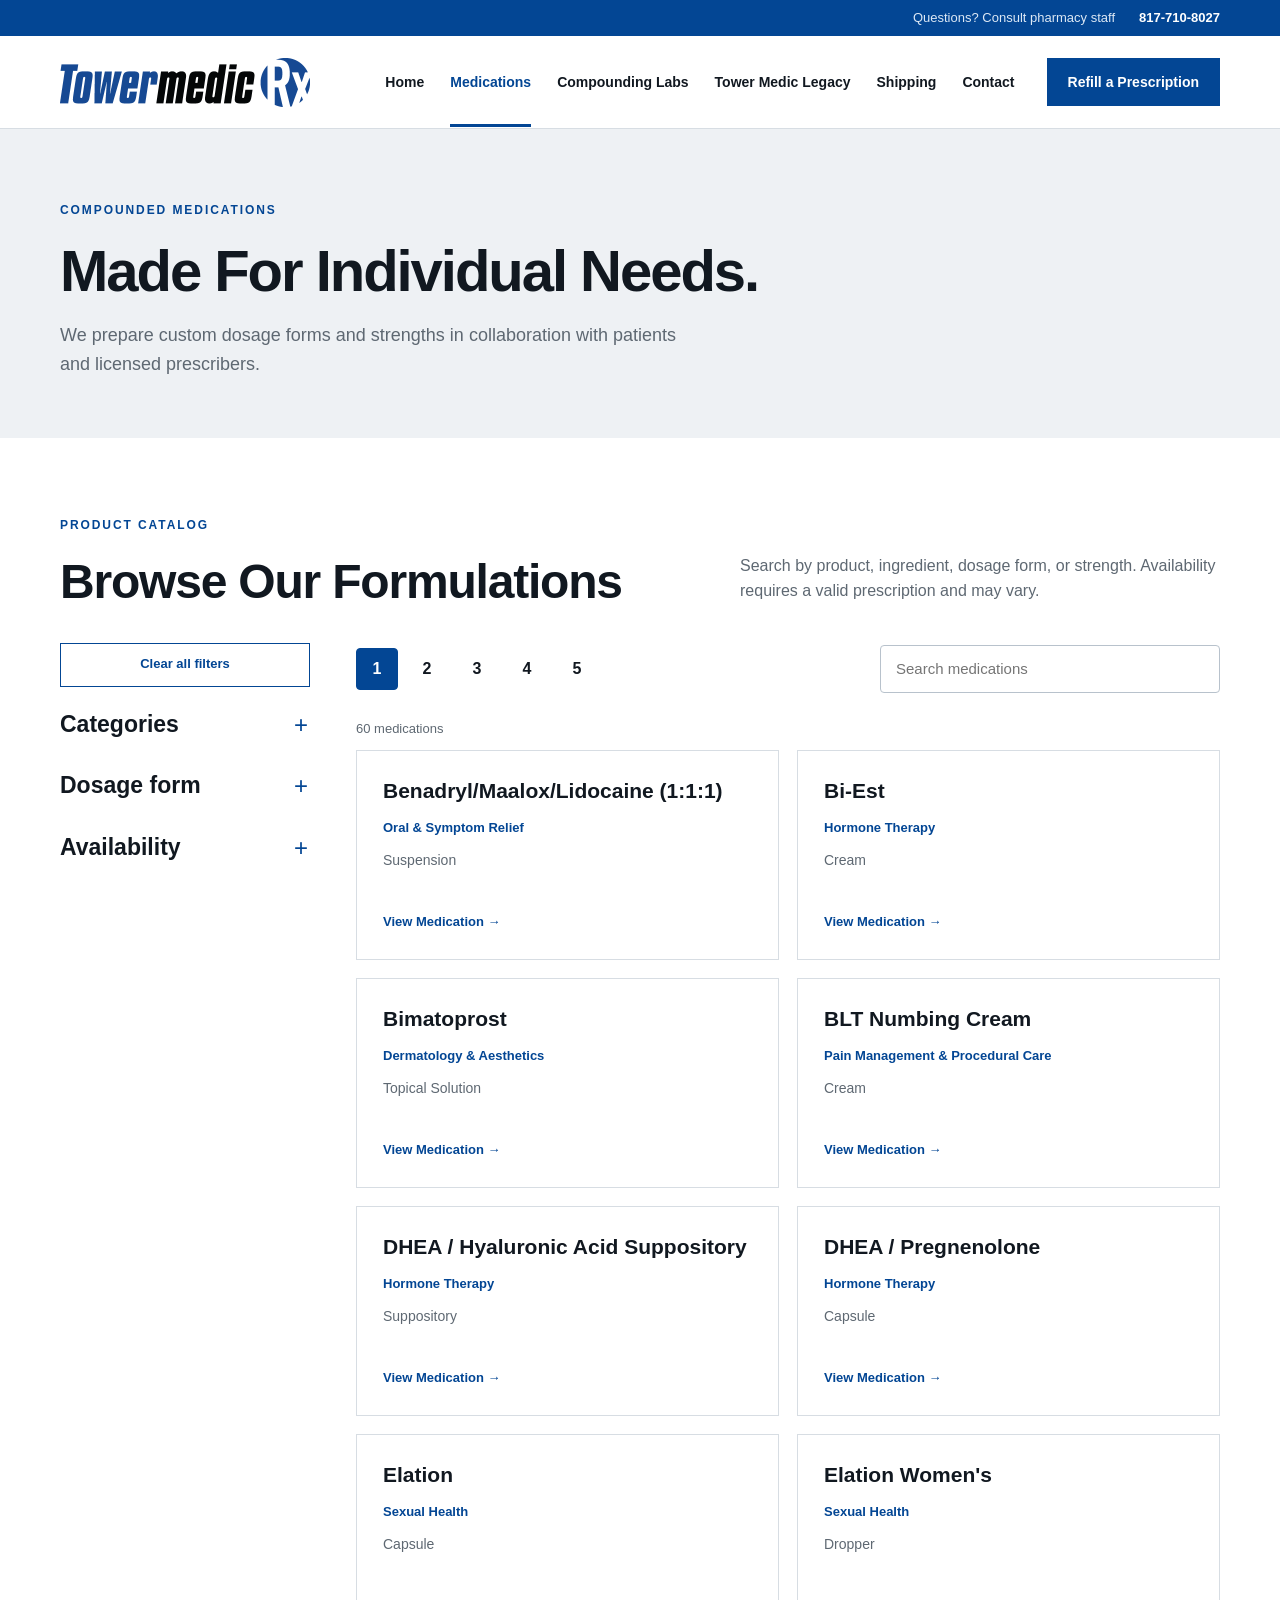
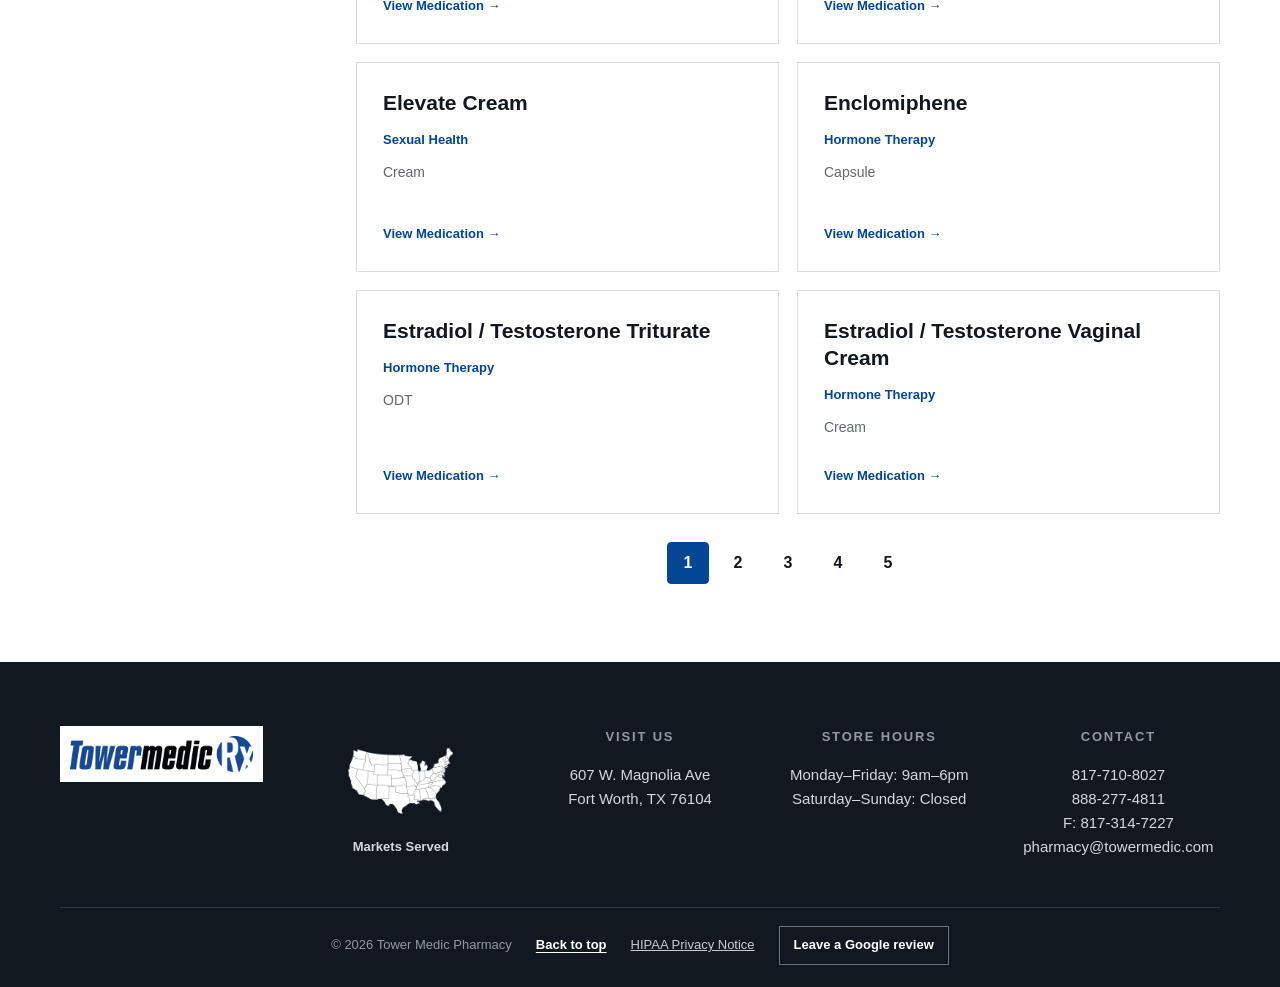
<file: medications.html>
<!doctype html>
<html lang="en">
  <head>
    <meta charset="utf-8">
    <meta name="viewport" content="width=device-width,initial-scale=1">
    <meta name="description" content="Medications compounded by Tower Medic Pharmacy.">
    <title>
      Medications | Tower Medic Pharmacy
    </title>
    <link rel="stylesheet" href="./styles.css?v=20260724j">
  </head>
  <body id="top">
    <a class="skip-link" href="#main">
      Skip to content
    </a>
    <header>
    <div class="utility-bar"><div class="shell utility-inner"><p>Questions? Consult pharmacy staff</p><a href="tel:+18177108027">817-710-8027</a></div></div>
    <div class="shell masthead">
      <a class="brand" href="index.html" aria-label="Tower Medic Pharmacy home"><img class="brand-logo" src="images/Tower_Medic_Logo_Hori_RGB-1.png" alt="Tower Medic Pharmacy"></a>
      <button class="menu-toggle" type="button" aria-label="Open navigation" aria-expanded="false">
        <span></span><span></span><span></span>
      </button>
      <nav class="main-nav" aria-label="Main navigation">
        <a href="index.html">Home</a>
        <a class="active" href="medications.html">Medications</a>
        <a href="lab.html">Compounding Labs</a>
        <a href="history.html">Tower Medic Legacy</a>
        <a href="shipping.html">Shipping</a>
        <a href="contact.html">Contact</a>
      </nav>
      <a class="button refill" href="https://4520513.winrxrefill.com/">Refill a Prescription</a>
    </div>
  </header>
    <main id="main">
      <section class="page-hero">
        <div class="shell">
          <p class="eyebrow">
            Compounded medications
          </p>
          <h1>
            Made For Individual Needs.
          </h1>
          <p>
            We prepare custom dosage forms and strengths in collaboration with patients and licensed prescribers.
          </p>
        </div>
      </section>
      <section class="page-section catalog-section">
        <div class="shell">
          <div class="catalog-heading">
            <div>
              <p class="eyebrow">Product catalog</p>
              <h2>Browse Our Formulations</h2>
            </div>
            <p>Search by product, ingredient, dosage form, or strength. Availability requires a valid prescription and may vary.</p>
          </div>

          <div class="catalog-layout">
            <aside class="catalog-sidebar" aria-label="Catalog filters">
              <button class="catalog-clear" id="catalog-clear" type="button">Clear all filters</button>
              <form class="catalog-controls" id="catalog-controls" role="search">
                <details class="catalog-filter-group">
                  <summary>Categories</summary>
                  <div class="catalog-filter-options" id="category-filters"></div>
                </details>
                <details class="catalog-filter-group">
                  <summary>Dosage form</summary>
                  <div class="catalog-filter-options" id="dosage-filters"></div>
                </details>
                <details class="catalog-filter-group">
                  <summary>Availability</summary>
                  <div class="catalog-filter-options" id="availability-filters"></div>
                </details>
              </form>
            </aside>

            <div class="catalog-results">
              <div class="catalog-toolbar">
                <div class="catalog-pagination" id="catalog-pagination" aria-label="Catalog pages"></div>
                <div class="catalog-field catalog-search-field">
                  <label class="visually-hidden" for="catalog-search">Search medications</label>
                  <input id="catalog-search" type="search" placeholder="Search medications" autocomplete="off">
                </div>
              </div>
              <p class="catalog-count" id="catalog-count" aria-live="polite">Loading medications…</p>
              <div class="product-catalog" id="product-catalog" aria-busy="true"></div>
              <div class="catalog-pagination catalog-pagination-bottom" id="catalog-pagination-bottom" aria-label="Catalog pages"></div>
            </div>
          </div>

          <noscript>
            <p class="catalog-message">JavaScript is required to browse the medication catalog. Please call <a href="tel:+18177108027">817-710-8027</a> for product information.</p>
          </noscript>
        </div>
      </section>
      <dialog class="medication-dialog" id="medication-dialog" aria-labelledby="medication-dialog-title">
        <button class="medication-dialog-close" id="medication-dialog-close" type="button" aria-label="Close medication details">×</button>
        <div id="medication-dialog-content"></div>
      </dialog>
    </main>
    <footer>
      <div class="shell footer-grid">
        <div>
          <img class="footer-logo" src="images/Tower_Medic_Logo_Hori_RGB-1.png" alt="Tower Medic Pharmacy">
        </div>
        <div>
          <a class="footer-markets" href="shipping.html"><img src="images/US Map.png" alt=""><span>Markets Served</span></a>
        </div>
        <div>
          <h3>
            Visit us
          </h3>
          <address>
            607 W. Magnolia Ave
            <br>
            Fort Worth, TX 76104
          </address>
        </div>
        <div>
          <h3>
            Store hours
          </h3>
          <p>
            Monday–Friday: 9am–6pm
            <br>
            Saturday–Sunday: Closed
          </p>
        </div>
        <div>
          <h3>
            Contact
          </h3>
          <p>
            <a href="tel:+18177108027">
              817-710-8027
            </a>
            <br>
            <a href="tel:+18882774811">
              888-277-4811
            </a>
            <br>
            F: 817-314-7227
            <br>
            <a href="mailto:pharmacy@towermedic.com">
              pharmacy@towermedic.com
            </a>
          </p>
        </div>
      </div>
      <div class="shell footer-bottom">
        <p>
          © 2026 Tower Medic Pharmacy
        </p>
        <a class="back-to-top" href="#top">Back to top</a>
      </div>
    </footer>
    <script src="catalog-data.js?v=20260806b"></script>
    <script src="medications.js?v=20260806a"></script>
    <script src="script.js"></script>
  </body>
</html>
</file>
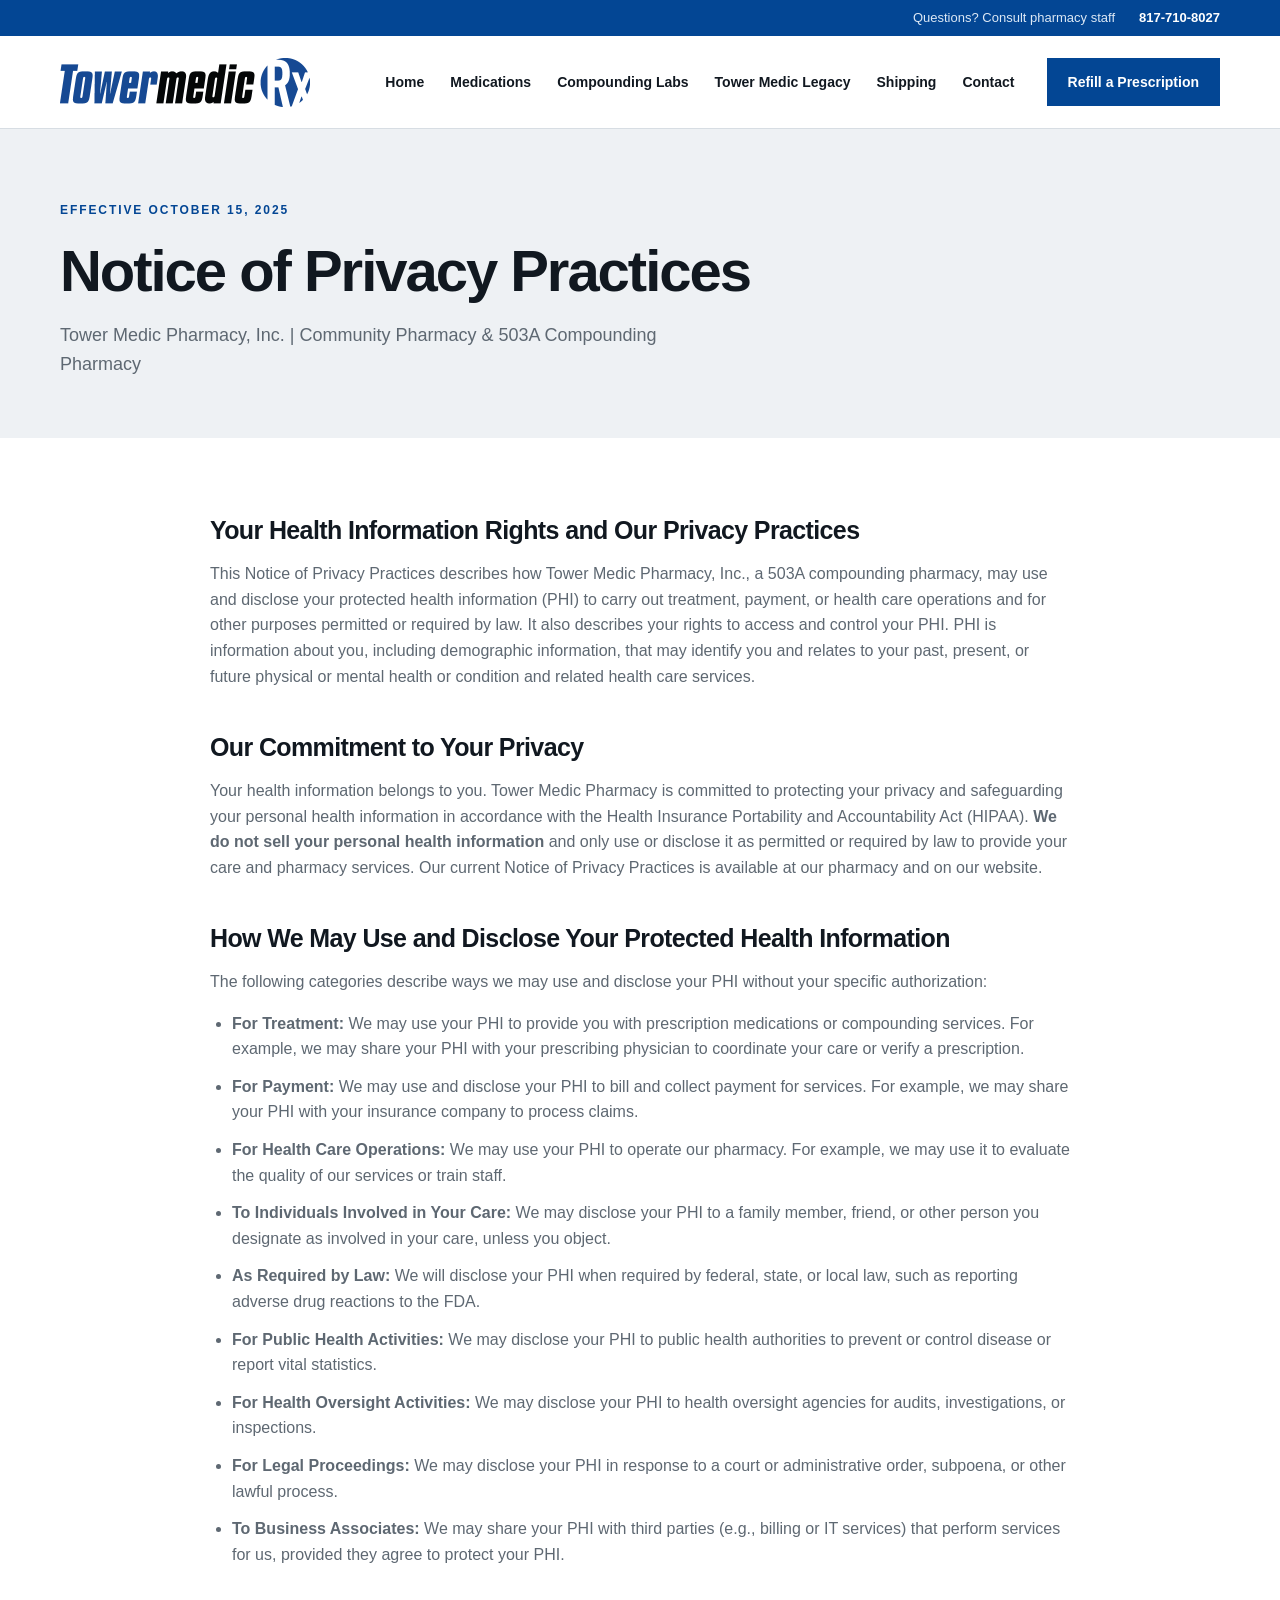
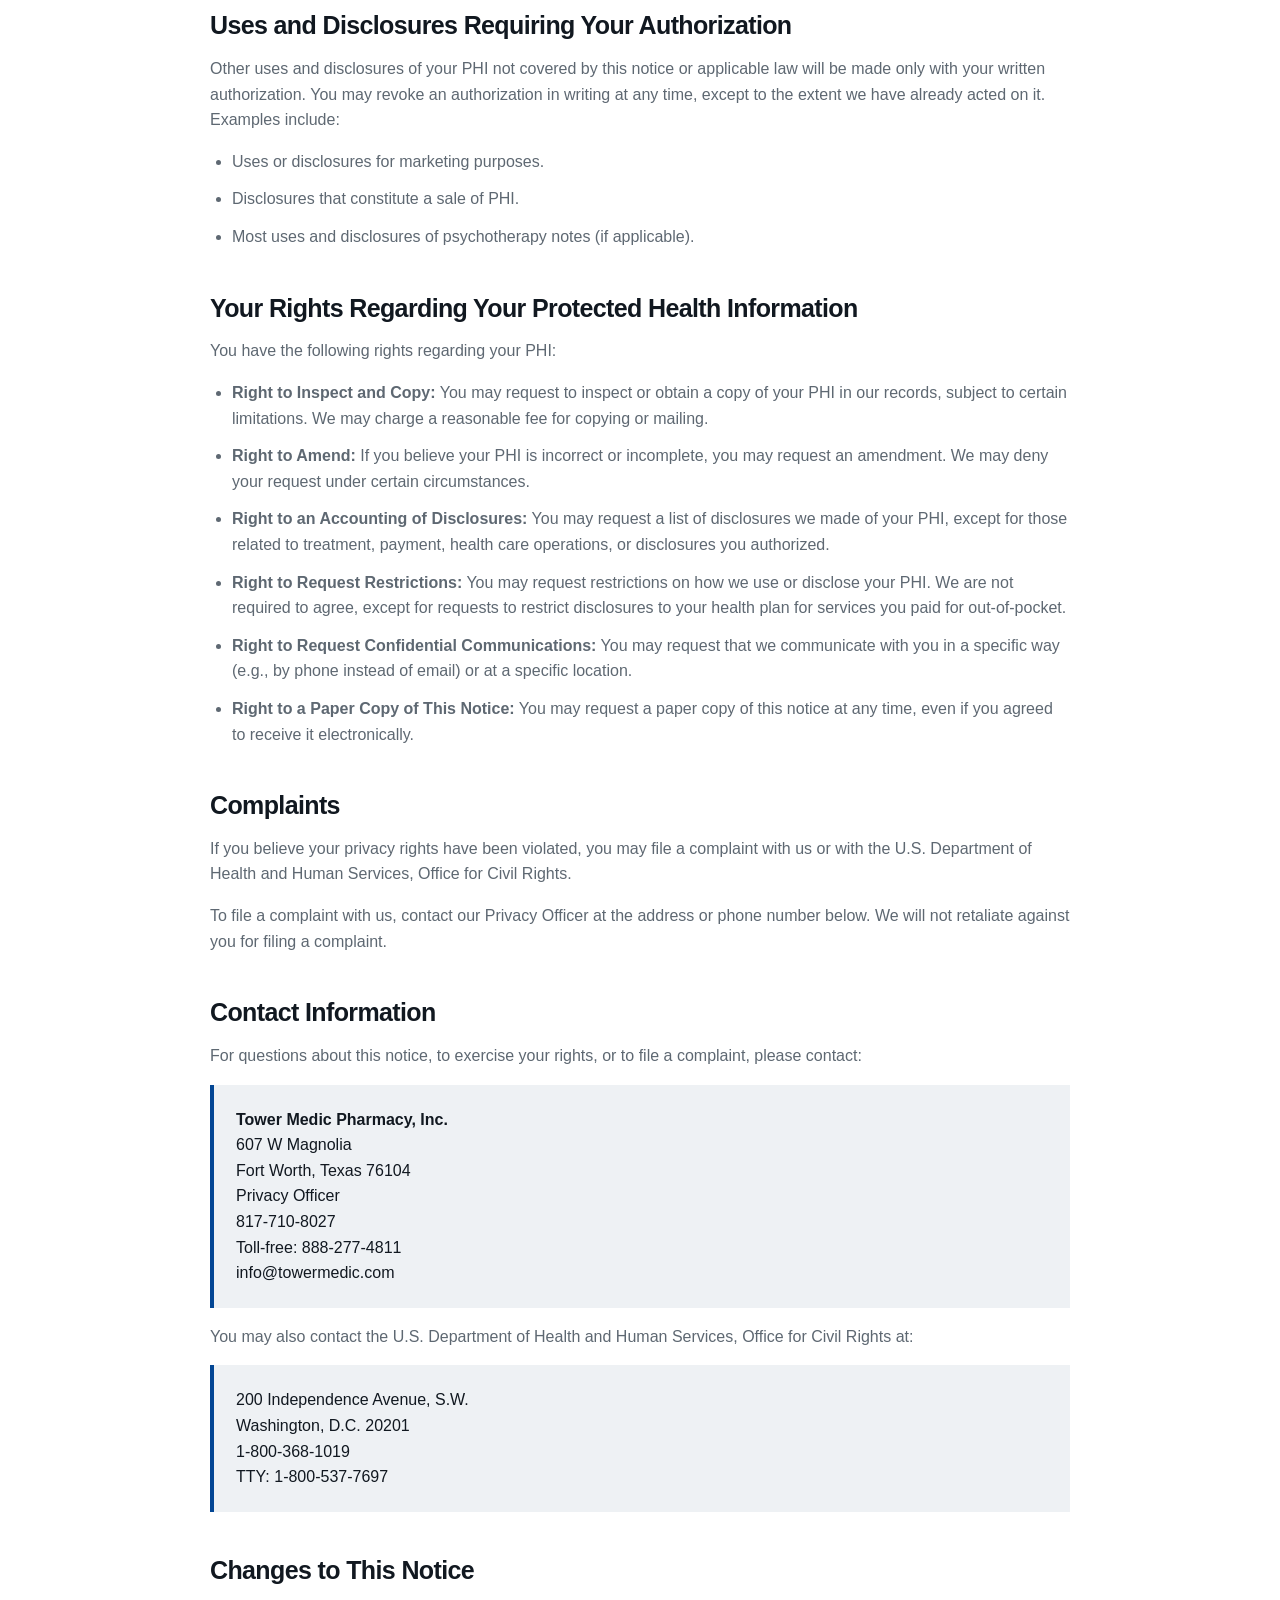
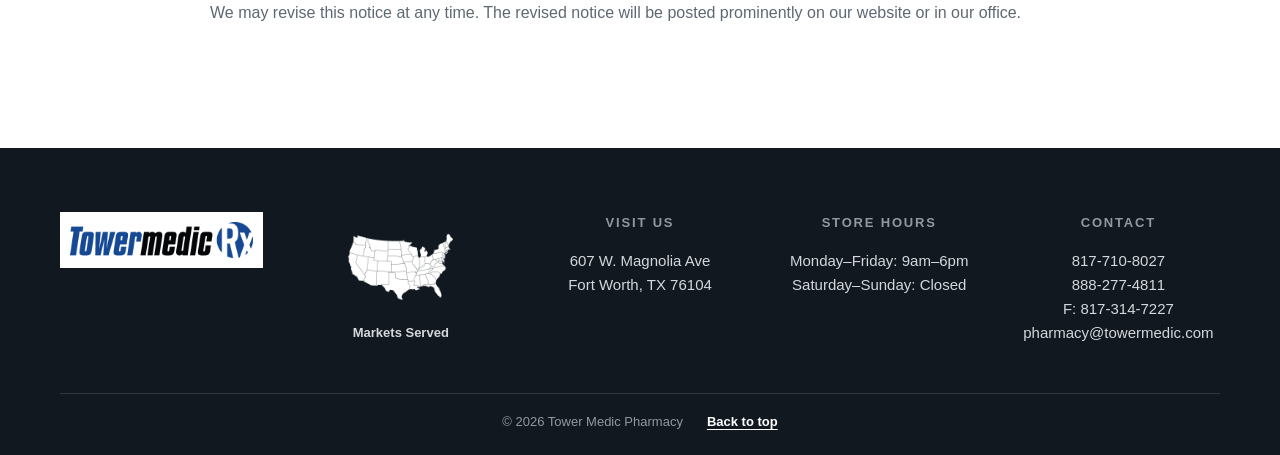
<file: privacy.html>
<!doctype html>
<html lang="en">
<head>
  <meta charset="utf-8">
  <meta name="viewport" content="width=device-width, initial-scale=1">
  <meta name="description" content="Tower Medic Pharmacy Notice of Privacy Practices.">
  <title>HIPAA Privacy Notice | Tower Medic Pharmacy</title>
  <link rel="stylesheet" href="./styles.css?v=20260716">
</head>
<body id="top">
  <a class="skip-link" href="#main">Skip to content</a>
  <header>
    <div class="utility-bar"><div class="shell utility-inner"><p>Questions? Consult pharmacy staff</p><a href="tel:+18177108027">817-710-8027</a></div></div>
    <div class="shell masthead">
      <a class="brand" href="index.html" aria-label="Tower Medic Pharmacy home"><img class="brand-logo" src="images/Tower_Medic_Logo_Hori_RGB-1.png" alt="Tower Medic Pharmacy"></a>
      <button class="menu-toggle" type="button" aria-label="Open navigation" aria-expanded="false">
        <span></span><span></span><span></span>
      </button>
      <nav class="main-nav" aria-label="Main navigation">
        <a href="index.html">Home</a>
        <a href="medications.html">Medications</a>
        <a href="lab.html">Compounding Labs</a>
        <a href="history.html">Tower Medic Legacy</a>
        <a href="shipping.html">Shipping</a>
        <a href="contact.html">Contact</a>
      </nav>
      <a class="button refill" href="https://4520513.winrxrefill.com/">Refill a Prescription</a>
    </div>
  </header>

  <main id="main">
    <section class="page-hero">
      <div class="shell"><p class="eyebrow">Effective October 15, 2025</p><h1>Notice of Privacy Practices</h1><p>Tower Medic Pharmacy, Inc. | Community Pharmacy & 503A Compounding Pharmacy</p></div>
    </section>

    <article class="shell page-section legal-notice">
      <section><h2>Your Health Information Rights and Our Privacy Practices</h2><p>This Notice of Privacy Practices describes how Tower Medic Pharmacy, Inc., a 503A compounding pharmacy, may use and disclose your protected health information (PHI) to carry out treatment, payment, or health care operations and for other purposes permitted or required by law. It also describes your rights to access and control your PHI. PHI is information about you, including demographic information, that may identify you and relates to your past, present, or future physical or mental health or condition and related health care services.</p></section>

      <section><h2>Our Commitment to Your Privacy</h2>
        <p>Your health information belongs to you. Tower Medic Pharmacy is committed to protecting your privacy and safeguarding your personal health information in accordance with the Health Insurance Portability and Accountability Act (HIPAA). <strong>We do not sell your personal health information</strong> and only use or disclose it as permitted or required by law to provide your care and pharmacy services. Our current Notice of Privacy Practices is available at our pharmacy and on our website.</p>
      </section>

      <section><h2>How We May Use and Disclose Your Protected Health Information</h2><p>The following categories describe ways we may use and disclose your PHI without your specific authorization:</p><ul><li><strong>For Treatment:</strong> We may use your PHI to provide you with prescription medications or compounding services. For example, we may share your PHI with your prescribing physician to coordinate your care or verify a prescription.</li><li><strong>For Payment:</strong> We may use and disclose your PHI to bill and collect payment for services. For example, we may share your PHI with your insurance company to process claims.</li><li><strong>For Health Care Operations:</strong> We may use your PHI to operate our pharmacy. For example, we may use it to evaluate the quality of our services or train staff.</li><li><strong>To Individuals Involved in Your Care:</strong> We may disclose your PHI to a family member, friend, or other person you designate as involved in your care, unless you object.</li><li><strong>As Required by Law:</strong> We will disclose your PHI when required by federal, state, or local law, such as reporting adverse drug reactions to the FDA.</li><li><strong>For Public Health Activities:</strong> We may disclose your PHI to public health authorities to prevent or control disease or report vital statistics.</li><li><strong>For Health Oversight Activities:</strong> We may disclose your PHI to health oversight agencies for audits, investigations, or inspections.</li><li><strong>For Legal Proceedings:</strong> We may disclose your PHI in response to a court or administrative order, subpoena, or other lawful process.</li><li><strong>To Business Associates:</strong> We may share your PHI with third parties (e.g., billing or IT services) that perform services for us, provided they agree to protect your PHI.</li></ul></section>

      <section><h2>Uses and Disclosures Requiring Your Authorization</h2><p>Other uses and disclosures of your PHI not covered by this notice or applicable law will be made only with your written authorization. You may revoke an authorization in writing at any time, except to the extent we have already acted on it. Examples include:</p><ul><li>Uses or disclosures for marketing purposes.</li><li>Disclosures that constitute a sale of PHI.</li><li>Most uses and disclosures of psychotherapy notes (if applicable).</li></ul></section>

      <section><h2>Your Rights Regarding Your Protected Health Information</h2><p>You have the following rights regarding your PHI:</p><ul><li><strong>Right to Inspect and Copy:</strong> You may request to inspect or obtain a copy of your PHI in our records, subject to certain limitations. We may charge a reasonable fee for copying or mailing.</li><li><strong>Right to Amend:</strong> If you believe your PHI is incorrect or incomplete, you may request an amendment. We may deny your request under certain circumstances.</li><li><strong>Right to an Accounting of Disclosures:</strong> You may request a list of disclosures we made of your PHI, except for those related to treatment, payment, health care operations, or disclosures you authorized.</li><li><strong>Right to Request Restrictions:</strong> You may request restrictions on how we use or disclose your PHI. We are not required to agree, except for requests to restrict disclosures to your health plan for services you paid for out-of-pocket.</li><li><strong>Right to Request Confidential Communications:</strong> You may request that we communicate with you in a specific way (e.g., by phone instead of email) or at a specific location.</li><li><strong>Right to a Paper Copy of This Notice:</strong> You may request a paper copy of this notice at any time, even if you agreed to receive it electronically.</li></ul></section>

      <section><h2>Complaints</h2><p>If you believe your privacy rights have been violated, you may file a complaint with us or with the U.S. Department of Health and Human Services, Office for Civil Rights.</p><p>To file a complaint with us, contact our Privacy Officer at the address or phone number below. We will not retaliate against you for filing a complaint.</p></section>

      <section><h2>Contact Information</h2><p>For questions about this notice, to exercise your rights, or to file a complaint, please contact:</p><address><strong>Tower Medic Pharmacy, Inc.</strong><br>607 W Magnolia<br>Fort Worth, Texas 76104<br>Privacy Officer<br><a href="tel:+18177108027">817-710-8027</a><br><a href="tel:+18882774811">Toll-free: 888-277-4811</a><br><a href="mailto:info@towermedic.com">info@towermedic.com</a></address><p>You may also contact the U.S. Department of Health and Human Services, Office for Civil Rights at:</p><address>200 Independence Avenue, S.W.<br>Washington, D.C. 20201<br>1-800-368-1019<br>TTY: 1-800-537-7697</address></section>

      <section><h2>Changes to This Notice</h2><p>We may revise this notice at any time. The revised notice will be posted prominently on our website or in our office.</p></section>
    </article>
  </main>

  <footer>
      <div class="shell footer-grid">
        <div>
          <img class="footer-logo" src="images/Tower_Medic_Logo_Hori_RGB-1.png" alt="Tower Medic Pharmacy">
        </div>
        <div>
          <a class="footer-markets" href="shipping.html"><img src="images/US Map.png" alt=""><span>Markets Served</span></a>
        </div>
        <div>
          <h3>
            Visit us
          </h3>
          <address>
            607 W. Magnolia Ave
            <br>
            Fort Worth, TX 76104
          </address>
        </div>
        <div>
          <h3>
            Store hours
          </h3>
          <p>
            Monday–Friday: 9am–6pm
            <br>
            Saturday–Sunday: Closed
          </p>
        </div>
        <div>
          <h3>
            Contact
          </h3>
          <p>
            <a href="tel:+18177108027">
              817-710-8027
            </a>
            <br>
            <a href="tel:+18882774811">
              888-277-4811
            </a>
            <br>
              F: 817-314-7227
            <br>
            <a href="mailto:pharmacy@towermedic.com">
              pharmacy@towermedic.com
            </a>
          </p>
        </div>
      </div>
      <div class="shell footer-bottom">
        <p>
          © 2026 Tower Medic Pharmacy
        </p>
        <a class="back-to-top" href="#top">Back to top</a>
      </div>
  </footer>
</body>
</html>
</file>
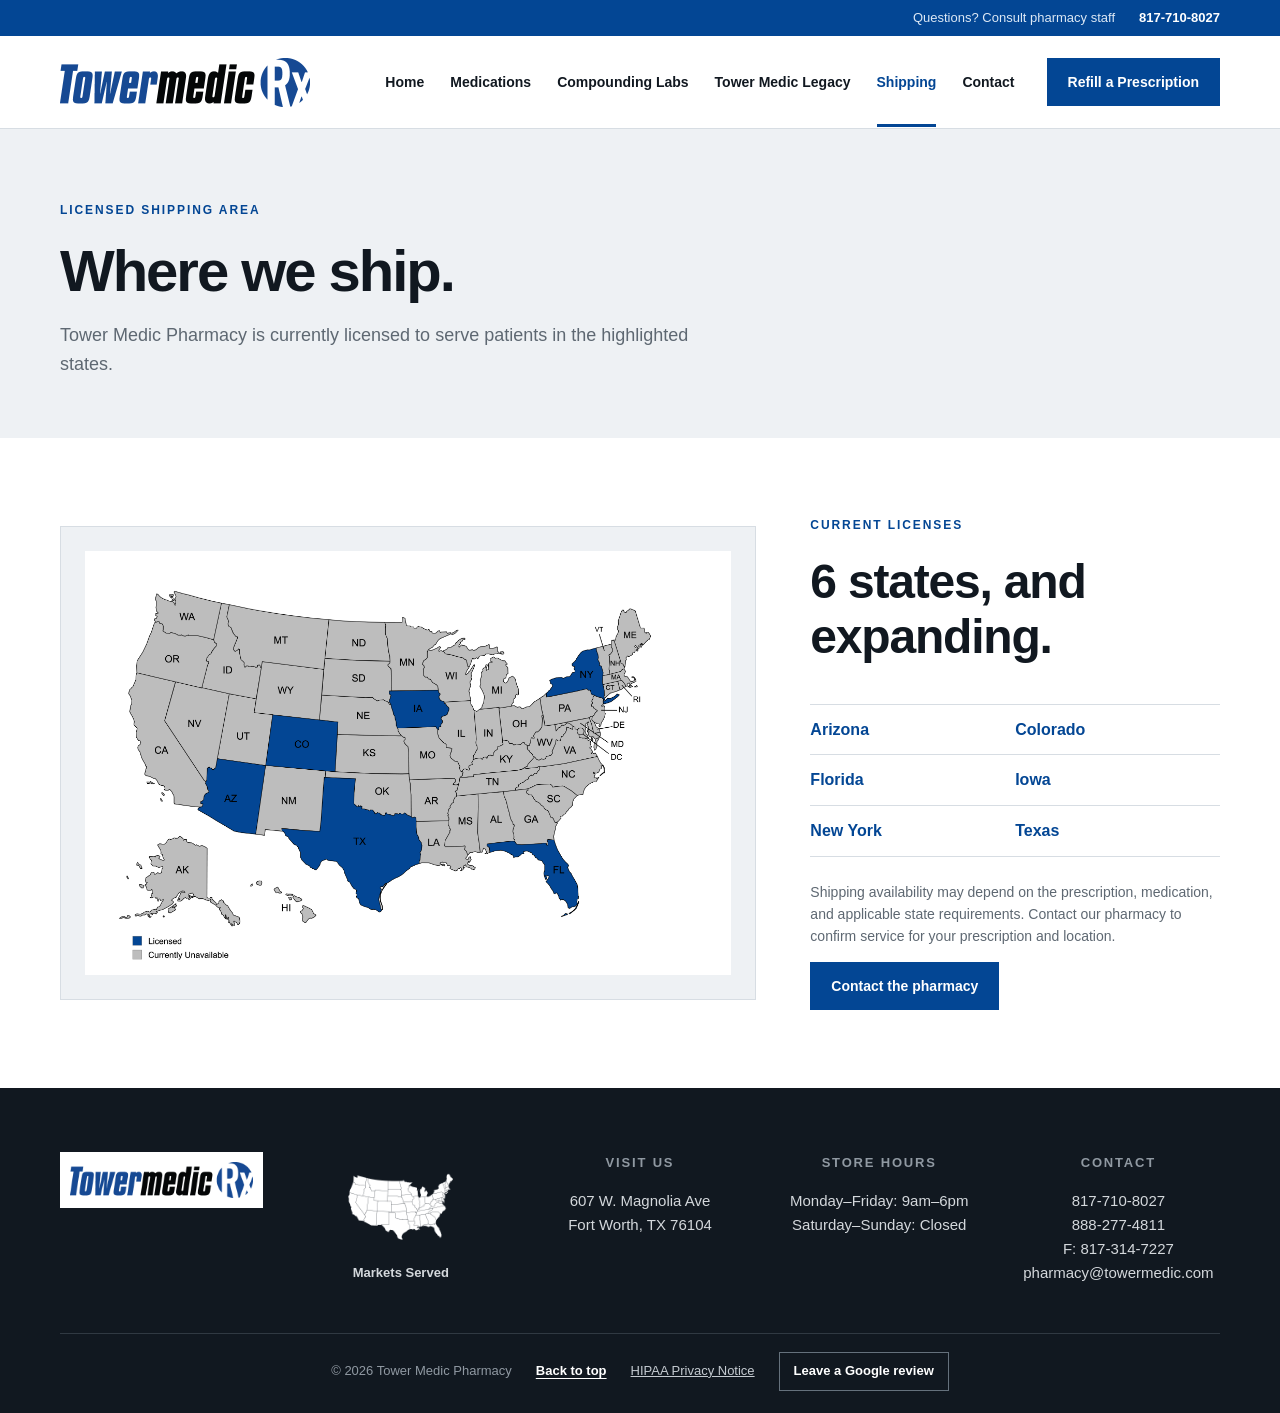
<file: shipping.html>
<!doctype html>
<html lang="en">
<head>
  <meta charset="utf-8">
  <meta name="viewport" content="width=device-width, initial-scale=1">
  <meta name="description" content="States where Tower Medic Pharmacy is licensed to ship compounded prescriptions.">
  <title>Shipping | Tower Medic Pharmacy</title>
  <link rel="stylesheet" href="./styles.css?v=20260716">
</head>
<body id="top">
  <a class="skip-link" href="#main">Skip to content</a>

  <header>
    <div class="utility-bar"><div class="shell utility-inner"><p>Questions? Consult pharmacy staff</p><a href="tel:+18177108027">817-710-8027</a></div></div>
    <div class="shell masthead">
      <a class="brand" href="index.html" aria-label="Tower Medic Pharmacy home"><img class="brand-logo" src="images/Tower_Medic_Logo_Hori_RGB-1.png" alt="Tower Medic Pharmacy"></a>
      <button class="menu-toggle" type="button" aria-label="Open navigation" aria-expanded="false">
        <span></span><span></span><span></span>
      </button>
      <nav class="main-nav" aria-label="Main navigation">
        <a href="index.html">Home</a>
        <a href="medications.html">Medications</a>
        <a href="lab.html">Compounding Labs</a>
        <a href="history.html">Tower Medic Legacy</a>
        <a class="active" href="shipping.html">Shipping</a>
        <a href="contact.html">Contact</a>
      </nav>
      <a class="button refill" href="https://4520513.winrxrefill.com/">Refill a Prescription</a>
    </div>
  </header>

  <main id="main">
    <section class="page-hero"><div class="shell"><p class="eyebrow">Licensed shipping area</p><h1>Where we ship.</h1><p>Tower Medic Pharmacy is currently licensed to serve patients in the highlighted states.</p></div></section>

    <section class="page-section">
      <div class="shell shipping-layout">
        <figure class="shipping-map">
          <img src="images/towermedicstatelicensurejuly2026.png" alt="Map of the United States showing the states where Tower Medic Pharmacy is licensed to ship" width="4991" height="3310">
        </figure>
        <div>
          <p class="eyebrow">Current licenses</p>
          <h2>6 states, and expanding.</h2>
          <ul class="state-list"><li>Arizona</li><li>Colorado</li><li>Florida</li><li>Iowa</li><li>New York</li><li>Texas</li></ul>
          <p class="shipping-note">Shipping availability may depend on the prescription, medication, and applicable state requirements. Contact our pharmacy to confirm service for your prescription and location.</p>
          <a class="button button-primary" href="contact.html">Contact the pharmacy</a>
        </div>
      </div>
    </section>
  </main>
  <footer>
      <div class="shell footer-grid">
        <div>
          <img class="footer-logo" src="images/Tower_Medic_Logo_Hori_RGB-1.png" alt="Tower Medic Pharmacy">
        </div>
        <div>
          <a class="footer-markets" href="shipping.html" aria-current="page"><img src="images/US Map.png" alt=""><span>Markets Served</span></a>
        </div>
        <div>
          <h3>
            Visit us
          </h3>
          <address>
            607 W. Magnolia Ave
            <br>
            Fort Worth, TX 76104
          </address>
        </div>
        <div>
          <h3>
            Store hours
          </h3>
          <p>
            Monday–Friday: 9am–6pm
            <br>
            Saturday–Sunday: Closed
          </p>
        </div>
        <div>
          <h3>
          Contact
          </h3>
          <p>
            <a href="tel:+18177108027">
              817-710-8027
            </a>
            <br>
            <a href="tel:+18882774811">
              888-277-4811
            </a>
            <br>
              F: 817-314-7227
            <br>
            <a href="mailto:pharmacy@towermedic.com">
              pharmacy@towermedic.com
            </a>
          </p>
        </div>
      </div>
      <div class="shell footer-bottom">
        <p>
        © 2026 Tower Medic Pharmacy
        </p>
        <a class="back-to-top" href="#top">Back to top</a>
      </div>
  </footer>
  <script src="script.js"></script>
</body>
</html>
</file>
<file: styles.css>
/* Tower Medic Pharmacy — shared website styles */
:root {
  --tm-blue: #034694;
  --tm-blue-dark: #02346f;
  --tm-black: #111820;
  --tm-gray: #5e6872;
  --tm-gray-light: #eef1f4;
  --tm-border: #d7dde3;
  --tm-white: #ffffff;
  --tm-font: Arial, Helvetica, sans-serif;
}

* { box-sizing: border-box; }
html { scroll-behavior: smooth; }
body { margin: 0; color: var(--tm-black); background: var(--tm-white); font-family: var(--tm-font); line-height: 1.6; }
a { color: inherit; text-decoration: none; }
.shell { width: min(1160px, calc(100% - 48px)); margin: 0 auto; }
.skip-link { position: fixed; top: -60px; left: 20px; z-index: 20; padding: 10px 14px; background: white; }
.skip-link:focus { top: 12px; }

/* Header */
body > header {
  position: sticky;
  top: 0;
  z-index: 100;
  background: var(--tm-white);
  box-shadow: 0 1px 0 var(--tm-border);
}
.utility-bar { color: white; background: var(--tm-blue); font-size: 13px; }
.utility-inner { min-height: 36px; display: flex; justify-content: flex-end; align-items: center; gap: 24px; }
.utility-inner p { margin: 0; color: #dce8f5; }
.utility-inner a { font-weight: 700; }
.masthead { min-height: 92px; display: flex; align-items: center; gap: 32px; }
.brand { flex: 0 0 auto; margin-right: auto; display: block; }
.brand-logo { display: block; width: 250px; max-width: 100%; height: auto; }
.main-nav { display: flex; align-items: center; gap: 26px; font-size: 14px; font-weight: 700; }
.main-nav a { padding: 34px 0 30px; border-bottom: 3px solid transparent; }
.main-nav a:hover, .main-nav a.active { color: var(--tm-blue); border-bottom-color: var(--tm-blue); }
.button { display: inline-flex; justify-content: center; align-items: center; min-height: 48px; padding: 0 20px; border: 1px solid var(--tm-blue); font-size: 14px; font-weight: 700; }
.button-primary, .refill { color: white; background: var(--tm-blue); }
.button-primary:hover, .refill:hover { background: var(--tm-blue-dark); }
.button-secondary { color: var(--tm-blue); background: white; }
.menu-toggle { display: none; padding: 10px; border: 0; background: transparent; }
.menu-toggle span { width: 23px; height: 2px; display: block; margin: 4px 0; background: var(--tm-black); }

/* Home */
.hero { padding: 105px 0; background: var(--tm-gray-light); border-top: 1px solid var(--tm-border); }
.hero-copy { max-width: 820px; }
.eyebrow { margin: 0 0 18px; color: var(--tm-blue); font-size: 12px; font-weight: 700; letter-spacing: .16em; text-transform: uppercase; }
h1, h2, h3 { margin-top: 0; line-height: 1.15; }
h1 { max-width: 800px; margin-bottom: 26px; font-size: clamp(42px, 6vw, 70px); letter-spacing: -.035em; }
h1 em { color: var(--tm-blue); font-style: normal; }
h2 { font-size: clamp(32px, 4vw, 48px); letter-spacing: -.025em; }
.hero-lede { max-width: 660px; margin: 0 0 32px; color: var(--tm-gray); font-size: 18px; }
.hero-actions { display: flex; gap: 14px; flex-wrap: wrap; }
.services { padding: 90px 0; }
.section-heading { max-width: 720px; margin-bottom: 42px; }
.section-heading p:last-child { color: var(--tm-gray); }
.service-grid { display: grid; grid-template-columns: repeat(4, 1fr); border-top: 1px solid var(--tm-border); border-left: 1px solid var(--tm-border); }
.service-card { min-height: 250px; padding: 28px; display: flex; flex-direction: column; border-right: 1px solid var(--tm-border); border-bottom: 1px solid var(--tm-border); }
.service-card h3 { min-height: 46px; margin: 0 0 12px; font-size: 20px; }
.service-card p { margin: 0; color: var(--tm-gray); font-size: 14px; }
.service-card b { margin-top: auto; color: var(--tm-blue); font-size: 13px; }
.service-card:hover { border-top: 4px solid var(--tm-blue); padding-top: 25px; }
.facility { padding: 80px 0; color: white; background: var(--tm-blue); }
.facility-grid { display: grid; grid-template-columns: 1fr 1fr; align-items: center; gap: 90px; }
.facility p { color: #dce8f5; }
.facility .eyebrow { color: #c5daf0; }

@media (min-width: 951px) {
  .hero { padding: 72px 0 76px; }
  .hero-copy { max-width: 1040px; }
  .hero h1 { max-width: 1040px; margin-bottom: 22px; font-size: clamp(52px, 5.2vw, 64px); }
  .hero-lede { margin-bottom: 26px; }
}

/* Interior pages */
.page-hero { padding: 72px 0 60px; background: var(--tm-gray-light); border-top: 1px solid var(--tm-border); }
.page-hero h1 { margin-bottom: 16px; font-size: clamp(40px, 5vw, 58px); }
.page-hero p:last-child { max-width: 650px; margin: 0; color: var(--tm-gray); font-size: 18px; }
.page-section { padding: 78px 0; }
.content-grid { display: grid; grid-template-columns: repeat(2, 1fr); gap: 24px; }
.info-card { padding: 30px; border: 1px solid var(--tm-border); }
.info-card h2, .info-card h3 { min-height: 51px; margin-bottom: 12px; font-size: 22px; }
.info-card p { margin: 0; color: var(--tm-gray); }
.info-card p + p { margin-top: 18px; }
.compounding-overview { display: grid; grid-template-columns: repeat(3, minmax(0, 1fr)); gap: 24px; }
.compounding-overview .info-card { height: 100%; }
.compounding-benefits { margin: 0; padding: 0; list-style: none; color: var(--tm-gray); }
.compounding-benefits li { position: relative; padding: 10px 0 10px 28px; border-bottom: 1px solid var(--tm-border); }
.compounding-benefits li::before { content: "✓"; position: absolute; left: 0; color: var(--tm-blue); font-weight: 700; }
.compounding-benefits li:last-child { border-bottom: 0; }
.lab-overview { background: var(--tm-gray-light); }
.lab-overview-heading { max-width: 820px; margin-bottom: 36px; }
.lab-overview-heading > p:last-child { color: var(--tm-gray); font-size: 17px; }
.lab-facts { margin: 0 0 48px; padding: 0; display: grid; grid-template-columns: repeat(4, minmax(0, 1fr)); list-style: none; border-top: 1px solid var(--tm-border); border-left: 1px solid var(--tm-border); }
.lab-facts li { padding: 22px; color: var(--tm-blue); background: var(--tm-white); border-right: 1px solid var(--tm-border); border-bottom: 1px solid var(--tm-border); font-weight: 700; }
.lab-detail-grid { display: grid; grid-template-columns: repeat(2, minmax(0, 1fr)); gap: 24px; }
.lab-detail { padding: 30px; background: var(--tm-white); border: 1px solid var(--tm-border); }
.lab-detail-number { margin: 0 0 16px; color: var(--tm-blue); font-size: 13px; font-weight: 700; letter-spacing: .14em; }
.lab-detail h3 { min-height: 52px; margin-bottom: 14px; font-size: 24px; }
.lab-detail > p:not(.lab-detail-number) { margin: 0 0 22px; color: var(--tm-gray); }
.lab-detail ul { margin: 0; padding: 0; list-style: none; }
.lab-detail li { position: relative; padding: 9px 0 9px 24px; color: var(--tm-gray); border-bottom: 1px solid var(--tm-border); }
.lab-detail li::before { content: "✓"; position: absolute; left: 0; color: var(--tm-blue); font-weight: 700; }
.lab-detail li:last-child { border-bottom: 0; }
.quality-pillar-list { margin: 0; padding: 0; display: grid; grid-template-columns: repeat(3, minmax(0, 1fr)); gap: 24px; list-style: none; counter-reset: quality-pillar; }
.quality-pillar-list li { position: relative; padding: 72px 28px 28px; border: 1px solid var(--tm-border); counter-increment: quality-pillar; }
.quality-pillar-list li::before { content: "0" counter(quality-pillar); position: absolute; top: 24px; left: 28px; color: var(--tm-blue); font-size: 14px; font-weight: 700; letter-spacing: .12em; }
.quality-pillar-list strong { display: block; margin-bottom: 12px; font-size: 22px; }
.quality-pillar-list p { margin: 0; color: var(--tm-gray); }
.analytical-testing { background: var(--tm-gray-light); }
.analytical-testing-inner { max-width: 900px; }
.analytical-testing h2 { margin-bottom: 22px; }
.analytical-testing-inner > p:not(.eyebrow) { max-width: 820px; color: var(--tm-gray); }
.analytical-features { margin: 30px 0; padding: 8px 28px; list-style: none; background: var(--tm-white); border: 1px solid var(--tm-border); }
.analytical-features li { position: relative; padding: 20px 0 20px 38px; color: var(--tm-gray); border-bottom: 1px solid var(--tm-border); }
.analytical-features li:last-child { border-bottom: 0; }
.analytical-features li::before { content: "✓"; position: absolute; top: 20px; left: 0; width: 24px; height: 24px; display: grid; place-items: center; color: var(--tm-white); background: var(--tm-blue); border-radius: 50%; font-size: 13px; font-weight: 700; }
.analytical-features strong { color: var(--tm-black); }
.site-guide .info-card { display: block; transition: border-color .2s ease; }
.site-guide .info-card:hover { border-color: var(--tm-blue); }
.site-guide .info-card h3 { color: var(--tm-blue); }
.catalog-section { background: var(--tm-white); }
.catalog-heading { margin-bottom: 34px; display: grid; grid-template-columns: minmax(0, 1fr) minmax(300px, 480px); gap: 48px; align-items: end; }
.catalog-heading h2 { margin-bottom: 0; }
.catalog-heading > p { margin: 0 0 5px; color: var(--tm-gray); }
.catalog-layout { display: grid; grid-template-columns: 250px minmax(0, 1fr); gap: 46px; align-items: start; }
.catalog-sidebar { position: static; }
.catalog-controls { padding: 0; }
.catalog-field label { margin-bottom: 7px; display: block; font-size: 13px; font-weight: 700; }
.catalog-field input { width: 100%; height: 48px; padding: 0 15px; color: var(--tm-black); background: var(--tm-white); border: 1px solid #b8c2cc; border-radius: 4px; font: inherit; font-size: 15px; }
.catalog-field input:focus { outline: 3px solid rgba(3, 70, 148, .2); border-color: var(--tm-blue); }
.catalog-filter-group { margin: 0 0 34px; padding: 0; border: 0; }
.catalog-filter-group summary { position: relative; padding: 0 30px 14px 0; color: var(--tm-black); font-size: 23px; font-weight: 700; line-height: 1.2; list-style: none; cursor: pointer; }
.catalog-filter-group summary::-webkit-details-marker { display: none; }
.catalog-filter-group summary::after { content: "−"; position: absolute; top: 0; right: 2px; color: var(--tm-blue); font-size: 24px; font-weight: 400; }
.catalog-filter-group:not([open]) summary::after { content: "+"; }
.catalog-filter-group:not([open]) summary { padding-bottom: 0; }
.catalog-filter-options { display: grid; gap: 10px; }
.catalog-filter-option { display: grid; grid-template-columns: 20px minmax(0, 1fr); gap: 10px; align-items: start; color: var(--tm-black); font-size: 14px; line-height: 1.35; cursor: pointer; }
.catalog-filter-option input { width: 19px; height: 19px; margin: 0; accent-color: var(--tm-blue); }
.catalog-filter-option:has(input:checked) { color: var(--tm-blue-dark); font-weight: 700; }
.catalog-filter-label { display: flex; justify-content: space-between; gap: 8px; }
.catalog-filter-count { flex: 0 0 auto; color: #7b858e; font-size: 11px; }
.catalog-clear { width: 100%; min-height: 44px; margin-bottom: 24px; padding: 8px 14px; color: var(--tm-blue); background: var(--tm-white); border: 1px solid var(--tm-blue); font: inherit; font-size: 13px; font-weight: 700; cursor: pointer; }
.catalog-clear:hover { color: var(--tm-white); background: var(--tm-blue); }
.catalog-results { min-width: 0; }
.catalog-toolbar { min-height: 52px; margin-bottom: 24px; display: flex; justify-content: space-between; align-items: center; gap: 24px; }
.catalog-search-field { width: min(340px, 100%); margin-left: auto; }
.catalog-pagination { display: flex; gap: 8px; }
.catalog-pagination-bottom { margin-top: 28px; justify-content: center; }
.catalog-page-button { width: 42px; height: 42px; color: var(--tm-black); background: var(--tm-white); border: 1px solid transparent; border-radius: 4px; font: inherit; font-weight: 700; cursor: pointer; }
.catalog-page-button:hover { color: var(--tm-blue); border-color: var(--tm-blue); }
.catalog-page-button.active { color: var(--tm-white); background: var(--tm-blue); border-color: var(--tm-blue); }
.catalog-count { margin: 0 0 10px; color: var(--tm-gray); font-size: 13px; }
.product-catalog { display: grid; grid-template-columns: repeat(2, minmax(0, 1fr)); gap: 18px; }
.medication-card { min-height: 210px; padding: 26px; display: flex; flex-direction: column; background: var(--tm-white); border: 1px solid var(--tm-border); transition: border-color .2s ease, box-shadow .2s ease, transform .2s ease; }
.medication-card:hover { border-color: #9db5d0; box-shadow: 0 12px 28px rgba(2, 52, 111, .08); transform: translateY(-2px); }
.medication-card-body { margin-bottom: 28px; }
.medication-card-title { margin: 0 0 14px; color: var(--tm-black); font-size: 21px; line-height: 1.3; }
.medication-card-category { margin: 0 0 10px; color: var(--tm-blue); font-size: 13px; font-weight: 700; }
.medication-card-forms { margin: 0; color: var(--tm-gray); font-size: 14px; }
.medication-card-link { margin-top: auto; padding: 0; align-self: flex-start; color: var(--tm-blue); background: transparent; border: 0; font: inherit; font-size: 13px; font-weight: 700; cursor: pointer; }
.medication-card-link::after { content: " →"; }
.medication-card-link:hover { color: var(--tm-blue-dark); text-decoration: underline; }
.catalog-message { margin: 0; padding: 34px !important; color: var(--tm-gray); background: var(--tm-gray-light); text-align: center; }
.catalog-message a { color: var(--tm-blue); font-weight: 700; text-decoration: underline; }
.medication-dialog { width: min(820px, calc(100% - 32px)); max-height: calc(100vh - 48px); padding: 42px; color: var(--tm-black); background: var(--tm-white); border: 0; box-shadow: 0 24px 70px rgba(0, 0, 0, .25); }
.medication-dialog::backdrop { background: rgba(17, 24, 32, .62); }
.medication-dialog-close { position: absolute; top: 14px; right: 16px; width: 38px; height: 38px; color: var(--tm-blue); background: var(--tm-white); border: 1px solid var(--tm-border); font-size: 25px; line-height: 1; cursor: pointer; }
.medication-dialog-close:hover { color: var(--tm-white); background: var(--tm-blue); border-color: var(--tm-blue); }
.medication-dialog h2 { margin-bottom: 14px; padding-right: 32px; font-size: clamp(30px, 4vw, 44px); }
.medication-dialog-intro { max-width: 650px; margin: 0 0 28px; color: var(--tm-gray); }
.medication-options { display: grid; gap: 16px; }
.medication-option { padding: 22px; background: var(--tm-gray-light); border-left: 3px solid var(--tm-blue); }
.medication-option-heading { margin-bottom: 12px; display: flex; justify-content: space-between; align-items: baseline; gap: 20px; }
.medication-option-heading h3 { margin: 0; font-size: 20px; }
.medication-packaging { color: var(--tm-gray); font-size: 13px; font-weight: 700; }
.medication-option-meta { margin-bottom: 18px; display: flex; flex-wrap: wrap; gap: 7px; }
.medication-availability-tag, .medication-sterile-tag { padding: 5px 8px; color: var(--tm-blue-dark); background: var(--tm-white); border: 1px solid #c9d8e7; font-size: 11px; font-weight: 700; }
.medication-sterile-tag { color: #18613b; border-color: #afd1bd; }
.medication-option h4 { margin: 0 0 8px; font-size: 13px; }
.medication-strength-list { margin: 0; padding: 0; display: grid; grid-template-columns: repeat(2, minmax(0, 1fr)); gap: 0 22px; list-style: none; }
.medication-strength-list li { padding: 6px 0; color: var(--tm-gray); border-bottom: 1px solid var(--tm-border); font-size: 13px; }
.medication-dialog-note { margin: 26px 0 0; padding-top: 18px; color: var(--tm-gray); border-top: 1px solid var(--tm-border); font-size: 13px; }
.visually-hidden { position: absolute !important; width: 1px; height: 1px; padding: 0; overflow: hidden; clip: rect(0, 0, 0, 0); white-space: nowrap; border: 0; }
.contact-grid { display: grid; grid-template-columns: repeat(3, minmax(0, 1fr)); gap: 24px; align-items: stretch; }
.contact-card { min-width: 0; padding: 30px; display: flex; flex-direction: column; border: 1px solid var(--tm-border); }
.contact-card h2 { min-height: 60px; margin-bottom: 16px; font-size: 26px; }
.contact-card > p:not(.eyebrow) { margin: 0 0 24px; color: var(--tm-gray); }
.contact-card-action { width: 100%; margin-top: auto; }
.contact-list { margin: 0; padding: 0; list-style: none; }
.contact-list li { padding: 18px 0; border-bottom: 1px solid var(--tm-border); }
.contact-list li:first-child { padding-top: 0; }
.contact-list li:last-child { border-bottom: 0; }
.contact-list strong { display: block; color: var(--tm-blue); font-size: 12px; letter-spacing: .1em; text-transform: uppercase; }
.contact-list + .contact-card-action { margin-top: 24px; }
.shipping-layout { display: grid; grid-template-columns: minmax(0, 1.7fr) 1fr; gap: 54px; align-items: center; }
.shipping-map { min-width: 0; margin: 0; padding: 24px; border: 1px solid var(--tm-border); background: var(--tm-gray-light); }
.shipping-map img, .shipping-map svg { width: 100%; max-width: 100%; height: auto; display: block; }
.us-outline { fill: var(--tm-white); stroke: #aab4bd; stroke-width: 3; }
.licensed-state { fill: var(--tm-blue); stroke: var(--tm-white); stroke-width: 3; }
.map-label { fill: var(--tm-white); font: 700 15px Arial, sans-serif; text-anchor: middle; pointer-events: none; }
.state-list { display: grid; grid-template-columns: 1fr 1fr; margin: 24px 0; padding: 0; list-style: none; border-top: 1px solid var(--tm-border); }
.state-list li { padding: 12px 0; border-bottom: 1px solid var(--tm-border); color: var(--tm-blue); font-weight: 700; }
.shipping-note { color: var(--tm-gray); font-size: 14px; }
.legal-notice { max-width: 860px; }
.legal-notice section { margin-bottom: 44px; }
.legal-notice h2 { margin-bottom: 14px; font-size: 25px; }
.legal-notice p, .legal-notice li { color: var(--tm-gray); }
.legal-notice ul { padding-left: 22px; }
.legal-notice li { margin-bottom: 12px; }
.legal-notice address { padding: 22px; border-left: 4px solid var(--tm-blue); background: var(--tm-gray-light); font-style: normal; }
.legacy-photo { max-width: 900px; margin-bottom: 56px; }
.legacy-photo img { width: 100%; height: auto; display: block; border: 1px solid var(--tm-border); }
.legacy-photo figcaption { margin-top: 12px; color: var(--tm-gray); font-size: 13px; font-style: italic; }
.legacy-timeline { max-width: 900px; }
.legacy-milestone { padding: 28px 0; display: grid; grid-template-columns: 130px minmax(0, 1fr); gap: 34px; border-bottom: 1px solid var(--tm-border); }
.legacy-milestone:first-child { padding-top: 0; }
.legacy-milestone:last-child { padding-bottom: 0; border-bottom: 0; }
.legacy-date { margin: 0; color: var(--tm-blue); font-size: 18px; font-weight: 700; letter-spacing: .08em; text-transform: uppercase; }
.legacy-milestone h2 { margin-bottom: 10px; font-size: 28px; }
.legacy-milestone div p { max-width: 680px; margin: 0; color: var(--tm-gray); }
.legacy-mission { padding: 78px 0; color: var(--tm-white); background: var(--tm-blue); }
.legacy-mission-inner { max-width: 900px; }
.legacy-mission .eyebrow { color: #c5daf0; }
.legacy-mission h2 { max-width: 700px; margin-bottom: 24px; }
.legacy-mission p:not(.eyebrow) { max-width: 820px; margin: 0; color: #dce8f5; font-size: 17px; }
.legacy-mission p:not(.eyebrow) + p:not(.eyebrow) { margin-top: 20px; }

/* Footer */
footer { padding: 64px 0 22px; color: white; background: var(--tm-black); }
.footer-grid { display: grid; grid-template-columns: repeat(5, minmax(0, 1fr)); align-items: start; justify-items: center; gap: 36px; text-align: center; }
.footer-grid > div { width: 100%; }
.footer-logo { width: 210px; max-width: 100%; margin: 0 auto; display: block; padding: 10px; background: white; }
.footer-markets { width: 130px; margin: 0 auto; display: flex; flex-direction: column; align-items: center; gap: 8px; color: #d4d8dc; font-size: 13px; font-weight: 700; text-align: center; }
.footer-markets img { width: 112px; height: auto; display: block; }
.footer-markets:hover { color: var(--tm-white); text-decoration: none; }
.footer-grid h3 { margin: 4px 0 18px; color: #9099a2; font-size: 13px; letter-spacing: .14em; text-transform: uppercase; }
.footer-grid p, .footer-grid address { margin: 0; color: #d4d8dc; font-size: 15px; font-style: normal; }
.footer-grid a:hover { text-decoration: underline; }
.footer-bottom { margin-top: 48px; padding-top: 18px; display: flex; justify-content: center; align-items: center; flex-wrap: wrap; gap: 24px; border-top: 1px solid #303942; color: #9099a2; font-size: 13px; text-align: center; }
.footer-bottom p { margin: 0; }
.footer-bottom div { display: flex; gap: 20px; }
.footer-bottom .privacy-link { color: #c5cbd1; font-size: 13px; text-decoration: underline; }
.footer-bottom .back-to-top {
  color: var(--tm-white);
  font-size: 13px;
  font-weight: 700;
  text-decoration: underline;
  text-underline-offset: 3px;
}
.footer-bottom .back-to-top:hover { color: #c5cbd1; }
.footer-bottom .review-button {
  padding: 8px 14px;
  color: var(--tm-white);
  border: 1px solid #65717c;
  font-size: 13px;
  font-weight: 700;
}
.footer-bottom .review-button:hover {
  color: var(--tm-black);
  background: var(--tm-white);
  text-decoration: none;
}

@media (max-width: 950px) {
  .shell { width: min(720px, calc(100% - 32px)); }
  .masthead { min-height: 76px; gap: 14px; }
  .brand-logo { width: 205px; }
  .menu-toggle { display: block; }
  .main-nav { position: absolute; top: 112px; left: 0; right: 0; z-index: 10; padding: 18px 24px; display: none; flex-direction: column; align-items: stretch; gap: 0; background: white; box-shadow: 0 12px 24px rgba(0,0,0,.12); }
  .main-nav.open { display: flex; }
  .main-nav a { padding: 12px 0; border-bottom-width: 1px; }
  .refill { min-height: 42px; padding: 0 12px; font-size: 12px; }
  .service-grid, .content-grid { grid-template-columns: repeat(2, 1fr); }
  .compounding-overview { grid-template-columns: 1fr; }
  .lab-facts { grid-template-columns: repeat(2, minmax(0, 1fr)); }
  .lab-detail-grid { grid-template-columns: 1fr; }
  .lab-detail h3 { min-height: 0; }
  .quality-pillar-list { grid-template-columns: 1fr; }
  .compounding-overview .info-card h2, .contact-card h2 { min-height: 0; }
  .facility-grid, .contact-grid { grid-template-columns: 1fr; gap: 30px; }
  .shipping-layout { grid-template-columns: 1fr; gap: 36px; }
  .catalog-heading { grid-template-columns: 1fr; gap: 14px; }
  .catalog-layout { grid-template-columns: 210px minmax(0, 1fr); gap: 28px; }
  .product-catalog { grid-template-columns: 1fr; }
  .footer-grid { grid-template-columns: 1fr 1fr; }
  .footer-grid > div:last-child { grid-column: 1 / -1; }
}

@media (max-width: 600px) {
  .utility-inner p { display: none; }
  .brand-logo { width: 165px; }
  .refill { font-size: 0; }
  .refill::after { content: "Refill Rx"; font-size: 12px; }
  .hero { padding: 72px 0; }
  h1 { font-size: 42px; }
  .services, .page-section { padding: 60px 0; }
  .shipping-map { padding: 12px; }
  .analytical-features { padding-right: 18px; padding-left: 18px; }
  .lab-facts { grid-template-columns: 1fr; }
  .legacy-photo { margin-bottom: 40px; }
  .legacy-milestone { grid-template-columns: 1fr; gap: 8px; }
  .service-card h3 { min-height: 0; }
  .info-card h2, .info-card h3 { min-height: 0; }
  .service-grid, .content-grid, .compounding-overview, .footer-grid { grid-template-columns: 1fr; }
  .catalog-layout { grid-template-columns: 1fr; gap: 28px; }
  .catalog-filter-options { grid-template-columns: repeat(2, minmax(0, 1fr)); column-gap: 18px; }
  .catalog-toolbar { align-items: stretch; flex-direction: column-reverse; }
  .catalog-search-field { width: 100%; margin-left: 0; }
  .catalog-pagination { flex-wrap: wrap; }
  .medication-dialog { padding: 34px 22px 24px; }
  .medication-strength-list { grid-template-columns: 1fr; }
  .footer-grid > div:last-child { grid-column: auto; }
  .footer-bottom { flex-direction: column; }
}

@media (prefers-reduced-motion: reduce) { html { scroll-behavior: auto; } }
</file>
